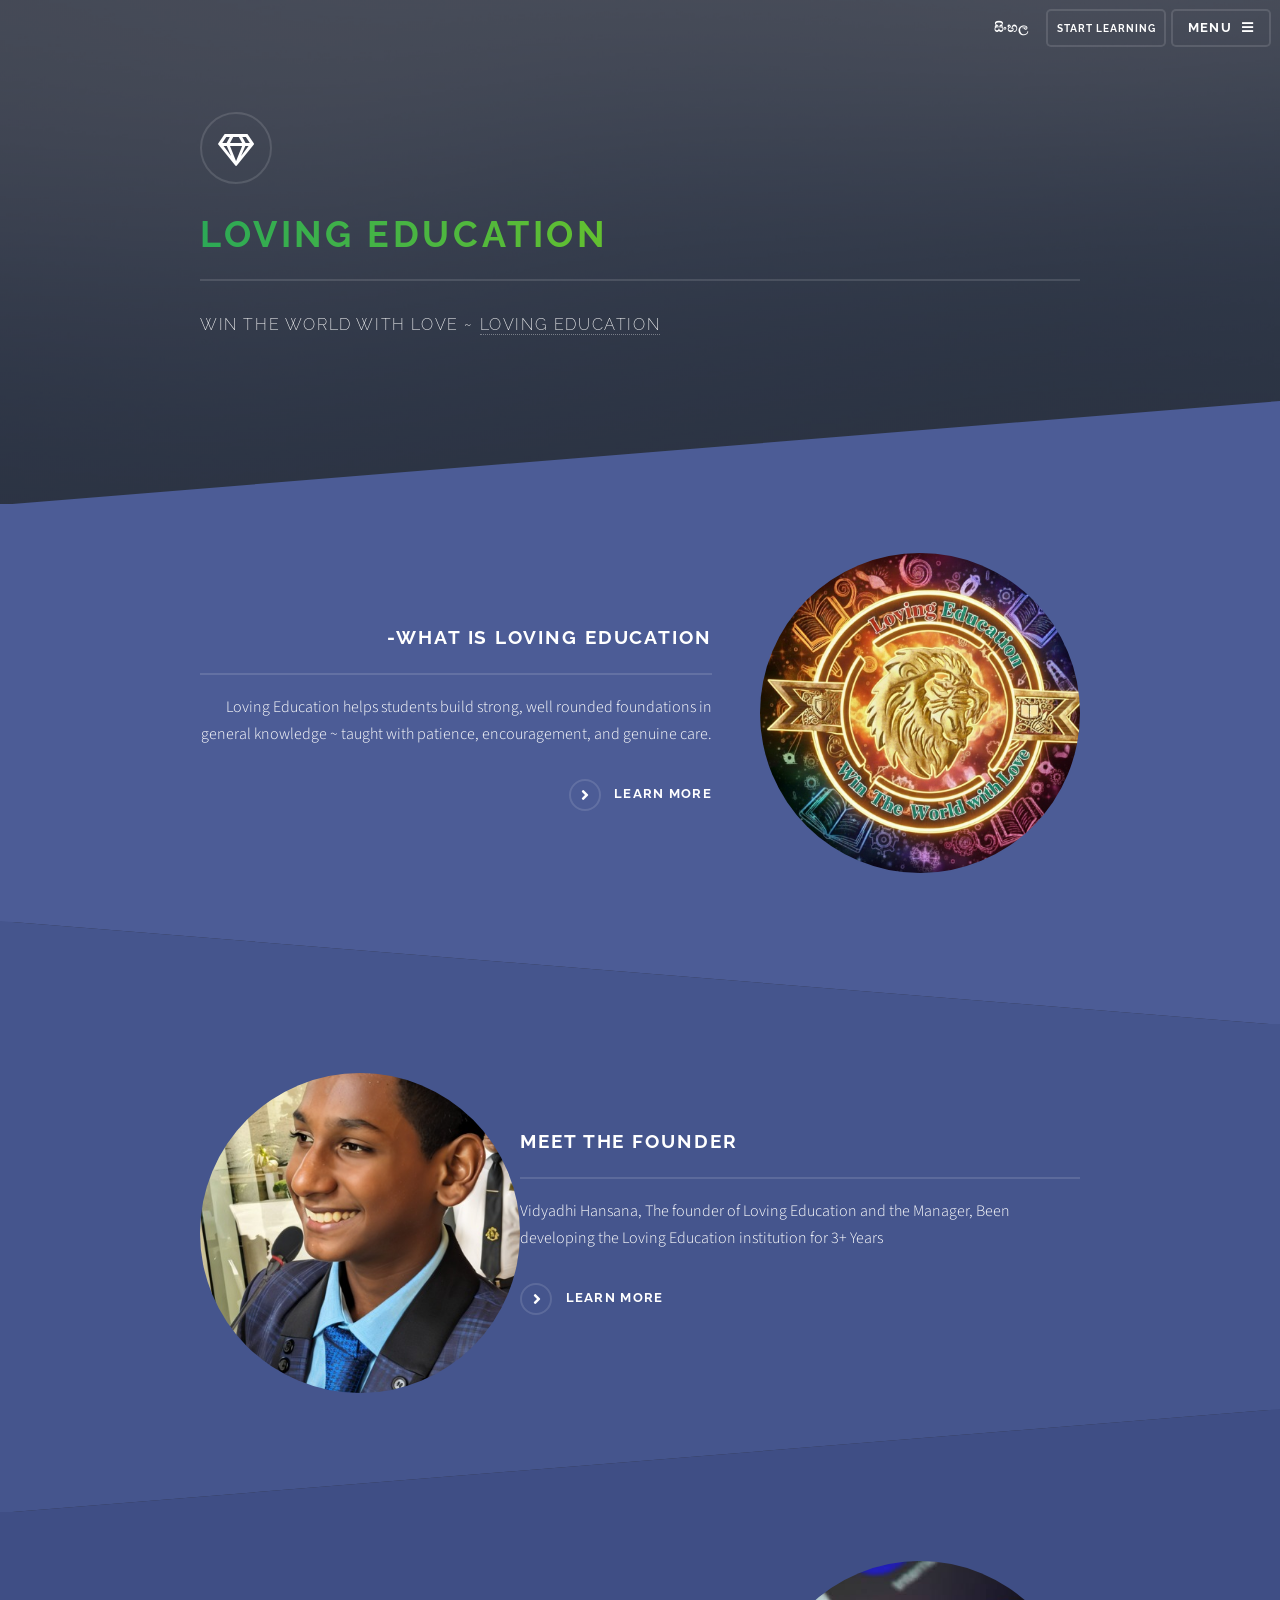
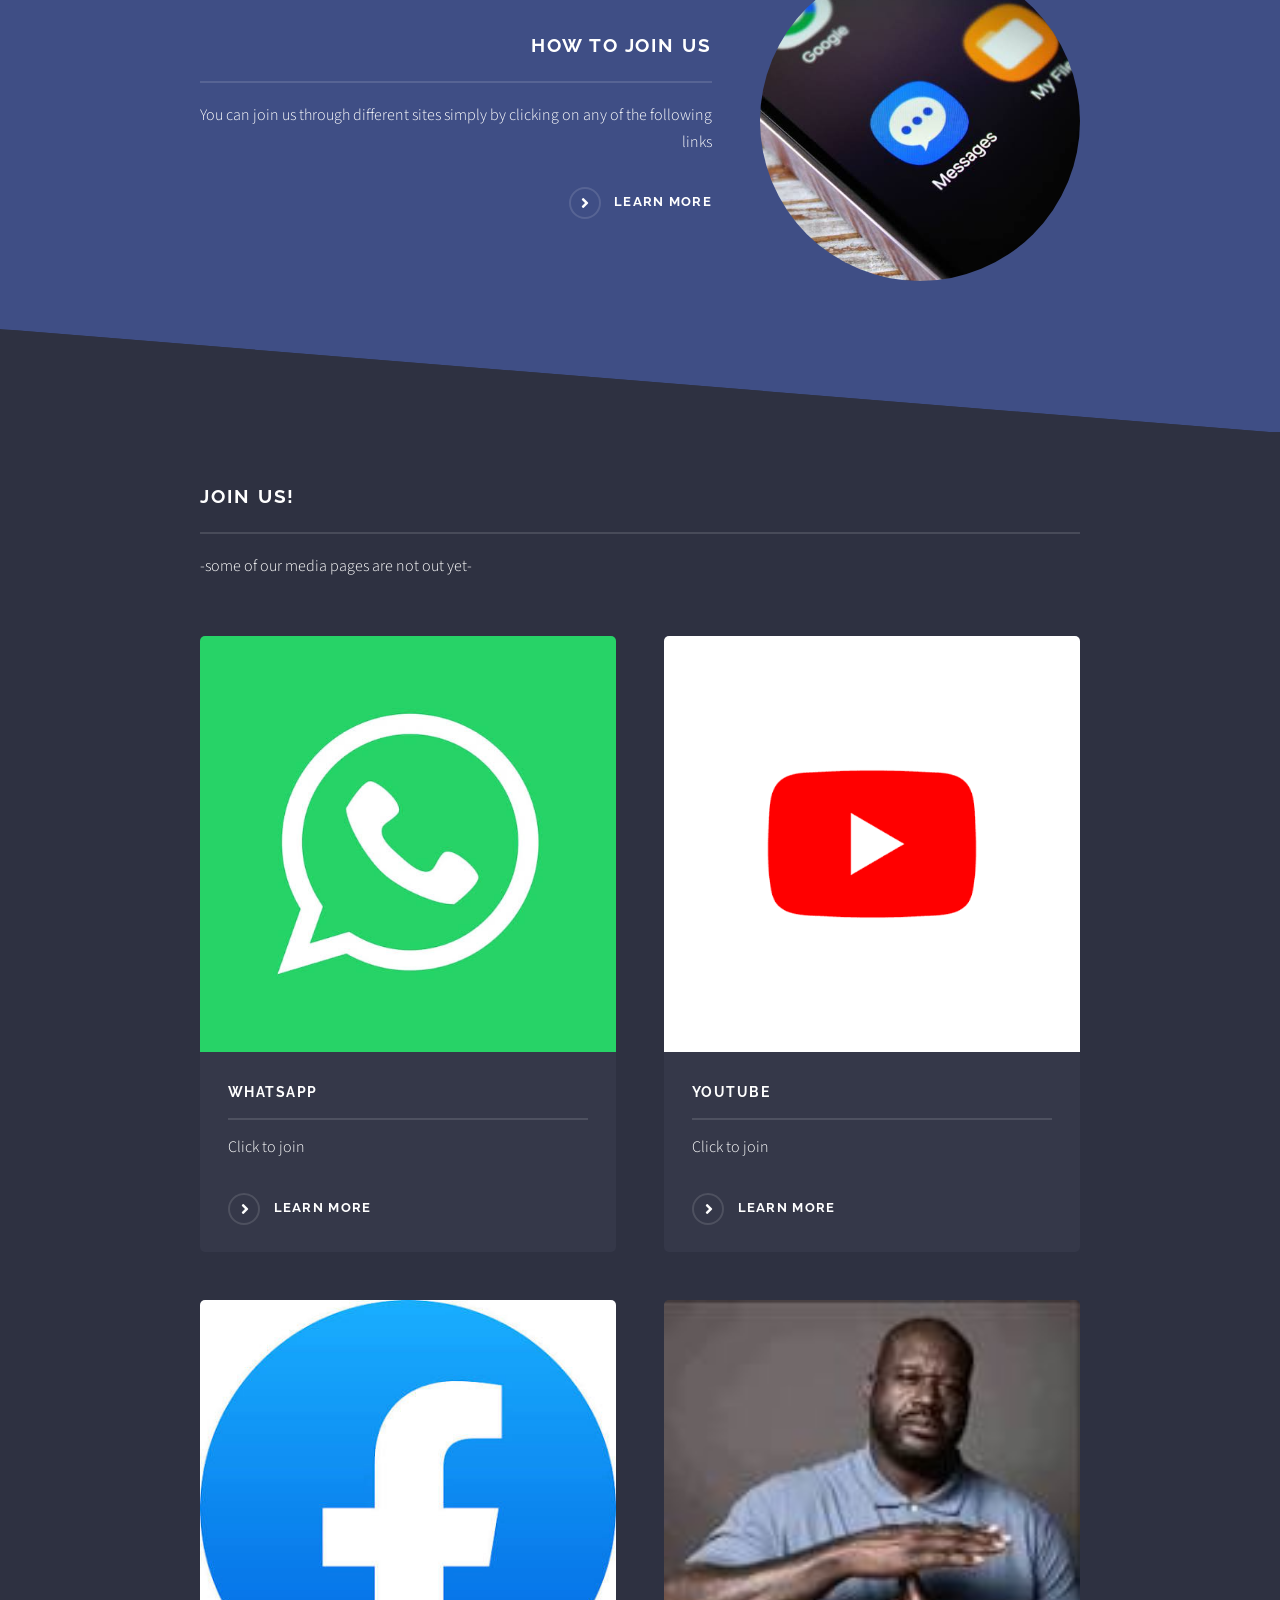
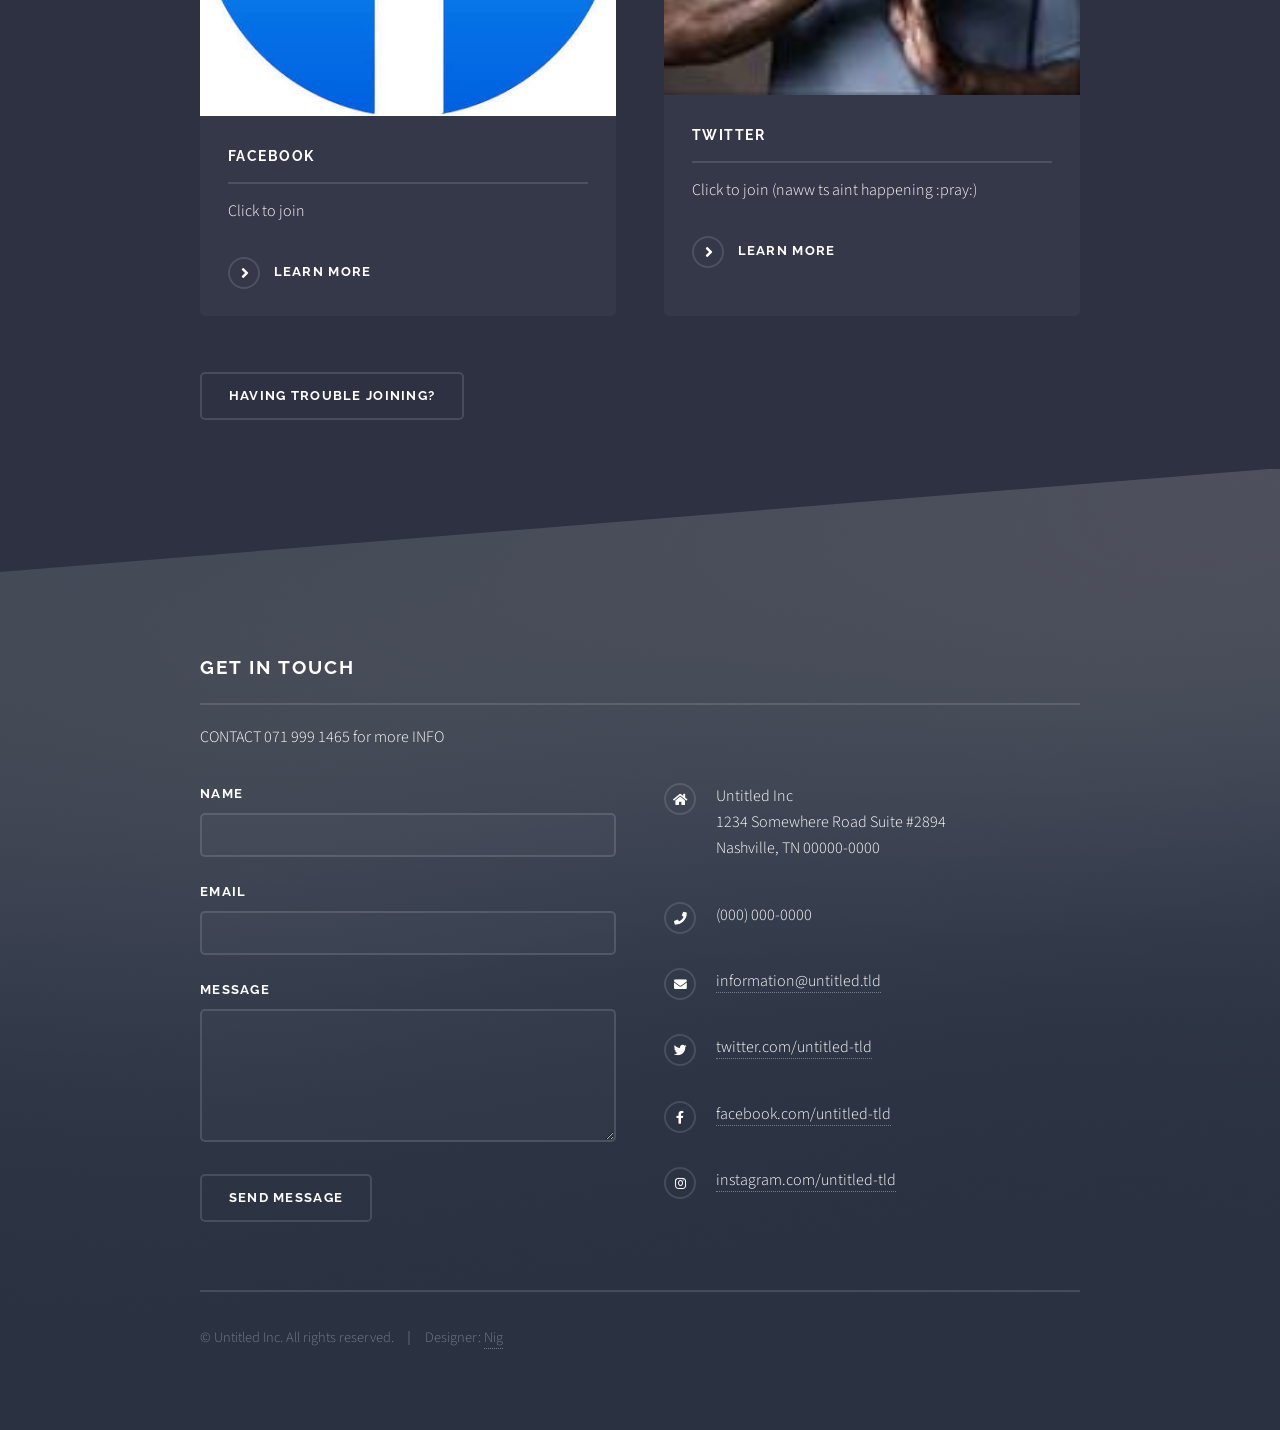
<file: index.html>
<!DOCTYPE HTML>
<!--
    Solid State by HTML5 UP
    html5up.net | @ajlkn
    Free for personal and commercial use under the CCA 3.0 license (html5up.net/license)
-->
<html>
    <head>
        <title>Loving Education</title>
        <meta charset="utf-8" />
        <meta name="viewport" content="width=device-width, initial-scale=1, user-scalable=no" />
        <link rel="icon" type="image/png" href="images/favicon.png" />
        <link rel="apple-touch-icon" href="images/apple-touch-icon.png" />
        <link rel="stylesheet" href="assets/css/main.css" />
        <noscript><link rel="stylesheet" href="assets/css/noscript.css" /></noscript>
    </head>
    <body class="is-preload">

        <!-- Page Wrapper -->
            <div id="page-wrapper">

                <!-- Header -->
                    <header id="header" class="alt">
                        <h1><a href="index.html">Loving Education</a></h1>
                        <nav>
                            <a href="#" id="lang-toggle" onclick="toggleLanguage(); return false;" data-en="සිංහල" data-si="ENGLISH">සිංහල</a>
                            <a href="generic.html" class="button" >Start Learning</a>
                            <a href="#menu">Menu</a>
                        </nav>
                    </header>

                <!-- Menu -->
                    <nav id="menu">
                        <div class="inner">
                            <h2>Menu</h2>
                            <ul class="links">
                                <li><a href="index.html">Home</a></li>
                                <li><a href="generic.html">Learn</a></li>
                                <li><a href="auth.html?mode=login">Log In</a></li>
                                <li><a href="auth.html?mode=signup">Sign Up</a></li>
                                <li><a href="profile.html">Profile</a></li>
                            </ul>
                            <a href="#" class="close">Close</a>
                        </div>
                    </nav>

                <!-- Banner -->
                    <section id="banner">
                        <div class="inner">
                            <div class="logo"><span class="icon fa-gem"></span></div>
                            <h2>loving education</h2>
                            <p> Win the world with LOVE ~ <a href="https://chat.whatsapp.com/IxyPW32PGXFFVcsJdnTIN3">loving education</a></p>
                        </div>
                    </section>

                <!-- Wrapper -->
                    <section id="wrapper">

                        <!-- One -->
                            <section id="one" class="wrapper spotlight style1">
                                <div class="inner">
                                    <a href="#" class="image"><img src="images/pic01.jpg" alt="" /></a>
                                    <div class="content">
                                        <h2 class="major">-What is Loving Education</h2>
                                        <p data-en="Loving Education helps students build strong, well rounded foundations in general knowledge ~ taught with patience, encouragement, and genuine care." data-si="Loving Education ශිෂ්‍යයන්ට සාමාන්‍ය දැනුමේ ශක්තිමත් හා පුළුල් පදනමක් ගොඩනගා ගැනීමට උපකාර කරයි ~ ඉවසීමෙන්, දිරිගැන්වීමෙන් සහ අව්‍යාජ සැලකිල්ලෙන් උගන්වනු ලැබේ.">Loving Education helps students build strong, well rounded foundations in general knowledge ~ taught with patience, encouragement, and genuine care.</p>
                                        <a href="#" class="special" onclick="showNotify('Loving Education helps students build strong foundations in general knowledge — taught with patience, encouragement, and genuine care.'); return false;">Learn more</a>
                                    </div>
                                </div>
                            </section>

                        <!-- Two -->
                            <section id="two" class="wrapper alt spotlight style2">
                                <div class="inner">
                                    <a href="#" class="image"><img src="images/pic02.jpg" alt="" /></a>
                                    <div class="content">
                                        <h2 class="major">meet the founder</h2>
                                        <p data-en="Vidyadhi Hansana, The founder of Loving Education and the Manager, Been developing the Loving Education institution for 3+ Years" data-si="විද්‍යාධි හංසන, Loving Education ආයතනයේ ආරම්භකයා සහ කළමනාකරු, වසර 3කට වැඩි කාලයක් තිස්සේ Loving Education ආයතනය සංවර්ධනය කරමින් සිටී.">Vidyadhi Hansana, The founder of Loving Education and the Manager, Been developing the Loving Education institution for 3+ Years</p>
                                        <a href="#" class="special" onclick="showNotify('Vidyadhi Hansana — Founder & Manager of Loving Education, developing the institution for over 3 years with passion and dedication.'); return false;">Learn more</a>
                                    </div>
                                </div>
                            </section>

                        <!-- Three -->
                            <section id="three" class="wrapper spotlight style3">
                                <div class="inner">
                                    <a href="#" class="image"><img src="images/pic03.jpg" alt="" /></a>
                                    <div class="content">
                                        <h2 class="major">How to join us</h2>
                                        <p data-en="You can join us through different sites simply by clicking on any of the following links" data-si="පහත ඕනෑම සබැඳියක් ක්ලික් කිරීමෙන් ඔබට විවිධ අඩවි හරහා අප හා එකතු විය හැක">You can join us through different sites simply by clicking on any of the following links</p>
                                        <a href="#" class="special" onclick="showNotify('Join us through WhatsApp, YouTube, or Instagram — click any of our social links to get started!'); return false;">Learn more</a>
                                    </div>
                                </div>
                            </section>

                        <!-- Four -->
                            <section id="four" class="wrapper alt style1">
                                <div class="inner">
                                    <h2 class="major">Join Us!</h2>
                                    <p>-some of our media pages are not out yet-</p>
                                    <section class="features">
                                        <article>
                                            <a href="#" class="image" onclick="showNotify('Redirecting...', false, 'https://chat.whatsapp.com/IxyPW32PGXFFVcsJdnTIN3'); return false;"><img src="images/pic04.jpg" alt="" /></a>
                                            <h3 class="major">WhatsApp</h3>
                                            <p>Click to join</p>
                                            <a href="#" class="special" onclick="showNotify('Redirecting...', false, 'https://chat.whatsapp.com/IxyPW32PGXFFVcsJdnTIN3'); return false;">Learn more</a>
                                        </article>
                                        <article>
                                            <a href="#" class="image" onclick="showNotify('Not out yet.. Try our other media\'s instead'); return false;"><img src="images/pic05.jpg" alt="" /></a>
                                            <h3 class="major">Youtube</h3>
                                            <p>Click to join</p>
                                            <a href="#" class="special" onclick="showNotify('Not out yet.. Try our other media\'s instead'); return false;">Learn more</a>
                                        </article>
                                        <article>
                                            <a href="#" class="image" onclick="showNotify('Redirecting... An Official page of Loving Education for these platforms are <b>NOT</b> out yet, Redirecting to Channels of the <b>Owner</b> of the foundation. <b>Vidyadhi Hansana</b>', true, 'https://www.facebook.com/people/Vidyadhi-Hansana-Productions/61592936078887/?sk=reels_tab'); return false;"><img src="images/pic06.jpg" alt="" /></a>
                                            <h3 class="major">FaceBook</h3>
                                            <p>Click to join</p>
                                            <a href="#" class="special" onclick="showNotify('Redirecting... An Official page of Loving Education for these platforms are <b>NOT</b> out yet, Redirecting to Channels of the <b>Owner</b> of the foundation. <b>Vidyadhi Hansana</b>', true, 'https://www.facebook.com/people/Vidyadhi-Hansana-Productions/61592936078887/?sk=reels_tab'); return false;">Learn more</a>
                                        </article>
                                        <article>
                                            <a href="#" class="image" onclick="showNotify('Not out yet.. Try our other media\'s instead'); return false;"><img src="images/pic07.jpg" alt="" /></a>
                                            <h3 class="major">Twitter</h3>
                                            <p>Click to join (naww ts aint happening :pray:)</p>
                                            <a href="#" class="special" onclick="showNotify('Not out yet.. Try our other media\'s instead'); return false;">Learn more</a>
                                        </article>
                                    </section>
                                    <ul class="actions">
                                        <li><a href="#" class="button" onclick="showNotify('Make Sure you have good internet connection, It will always take 3 seconds until it starts loading the site, Make sure you did not missclick'); return false;">Having Trouble Joining?</a></li>
                                    </ul>
                                </div>
                            </section>

                    </section>

                <!-- Footer -->
                    <section id="footer">
                        <div class="inner">
                            <h2 class="major">Get in touch</h2>
                            <p>CONTACT 071 999 1465 for more INFO</p>
                            <form method="post" action="#">
                                <div class="fields">
                                    <div class="field">
                                        <label for="name">Name</label>
                                        <input type="text" name="name" id="name" />
                                    </div>
                                    <div class="field">
                                        <label for="email">Email</label>
                                        <input type="email" name="email" id="email" />
                                    </div>
                                    <div class="field">
                                        <label for="message">Message</label>
                                        <textarea name="message" id="message" rows="4"></textarea>
                                    </div>
                                </div>
                                <ul class="actions">
                                    <li><input type="submit" value="Send Message" /></li>
                                </ul>
                            </form>
                            <ul class="contact">
                                <li class="icon solid fa-home">
                                    Untitled Inc<br />
                                    1234 Somewhere Road Suite #2894<br />
                                    Nashville, TN 00000-0000
                                </li>
                                <li class="icon solid fa-phone">(000) 000-0000</li>
                                <li class="icon solid fa-envelope"><a href="#">information@untitled.tld</a></li>
                                <li class="icon brands fa-twitter"><a href="#">twitter.com/untitled-tld</a></li>
                                <li class="icon brands fa-facebook-f"><a href="#">facebook.com/untitled-tld</a></li>
                                <li class="icon brands fa-instagram"><a href="#">instagram.com/untitled-tld</a></li>
                            </ul>
                            <ul class="copyright">
                                <li>&copy; Untitled Inc. All rights reserved.</li><li>Designer: <a href="https://encrypted-tbn0.gstatic.com/images?q=tbn:ANd9GcSrSc-LsVfOIX73ujY09lW7vG0uDoYDGYVFhAQN32_kPw&s=10">Nig</a></li>
                            </ul>
                        </div>
                    </section>

            </div>

        <!-- Scripts -->
            <script src="assets/js/jquery.min.js"></script>
            <script src="assets/js/jquery.scrollex.min.js"></script>
            <script src="assets/js/browser.min.js"></script>
            <script src="assets/js/breakpoints.min.js"></script>
            <script src="assets/js/util.js"></script>
            <script src="assets/js/main.js"></script>

        <!-- Language toggle -->
            <script>
                function setLanguage(lang) {
                    document.querySelectorAll('[data-en]').forEach(function(el) {
                        var text = (lang === 'si') ? el.getAttribute('data-si') : el.getAttribute('data-en');
                        if (el.tagName === 'INPUT') {
                            el.value = text;
                        } else {
                            el.textContent = text;
                        }
                    });
                    localStorage.setItem('loving-education-lang', lang);
                }

                function toggleLanguage() {
                    var current = localStorage.getItem('loving-education-lang') || 'en';
                    setLanguage(current === 'en' ? 'si' : 'en');
                }

                document.addEventListener('DOMContentLoaded', function() {
                    setLanguage(localStorage.getItem('loving-education-lang') || 'en');
                });
            </script>

        <!-- Notification popups -->
            <script>
                function showNotify(msg, isHTML, redirectURL) {
                    var old = document.querySelector('.notify-bar');
                    if (old) old.remove();

                    var bar = document.createElement('div');
                    bar.className = 'notify-bar';
                    if (isHTML) {
                        bar.innerHTML = msg;
                    } else {
                        bar.textContent = msg;
                    }
                    document.body.appendChild(bar);

                    setTimeout(function() { bar.classList.add('show'); }, 10);

                    bar.onclick = function() { dismissNotify(bar); };
                    setTimeout(function() { dismissNotify(bar); }, 15000);

                    if (redirectURL) {
                        setTimeout(function() {
                            if (bar.parentNode) bar.remove();
                            window.location.href = redirectURL;
                        }, 3000);
                    }
                }

                function dismissNotify(bar) {
                    if (!bar || !bar.parentNode) return;
                    bar.classList.remove('show');
                    setTimeout(function() { if (bar.parentNode) bar.remove(); }, 400);
                }
            </script>

    </body>
</html>
</file>
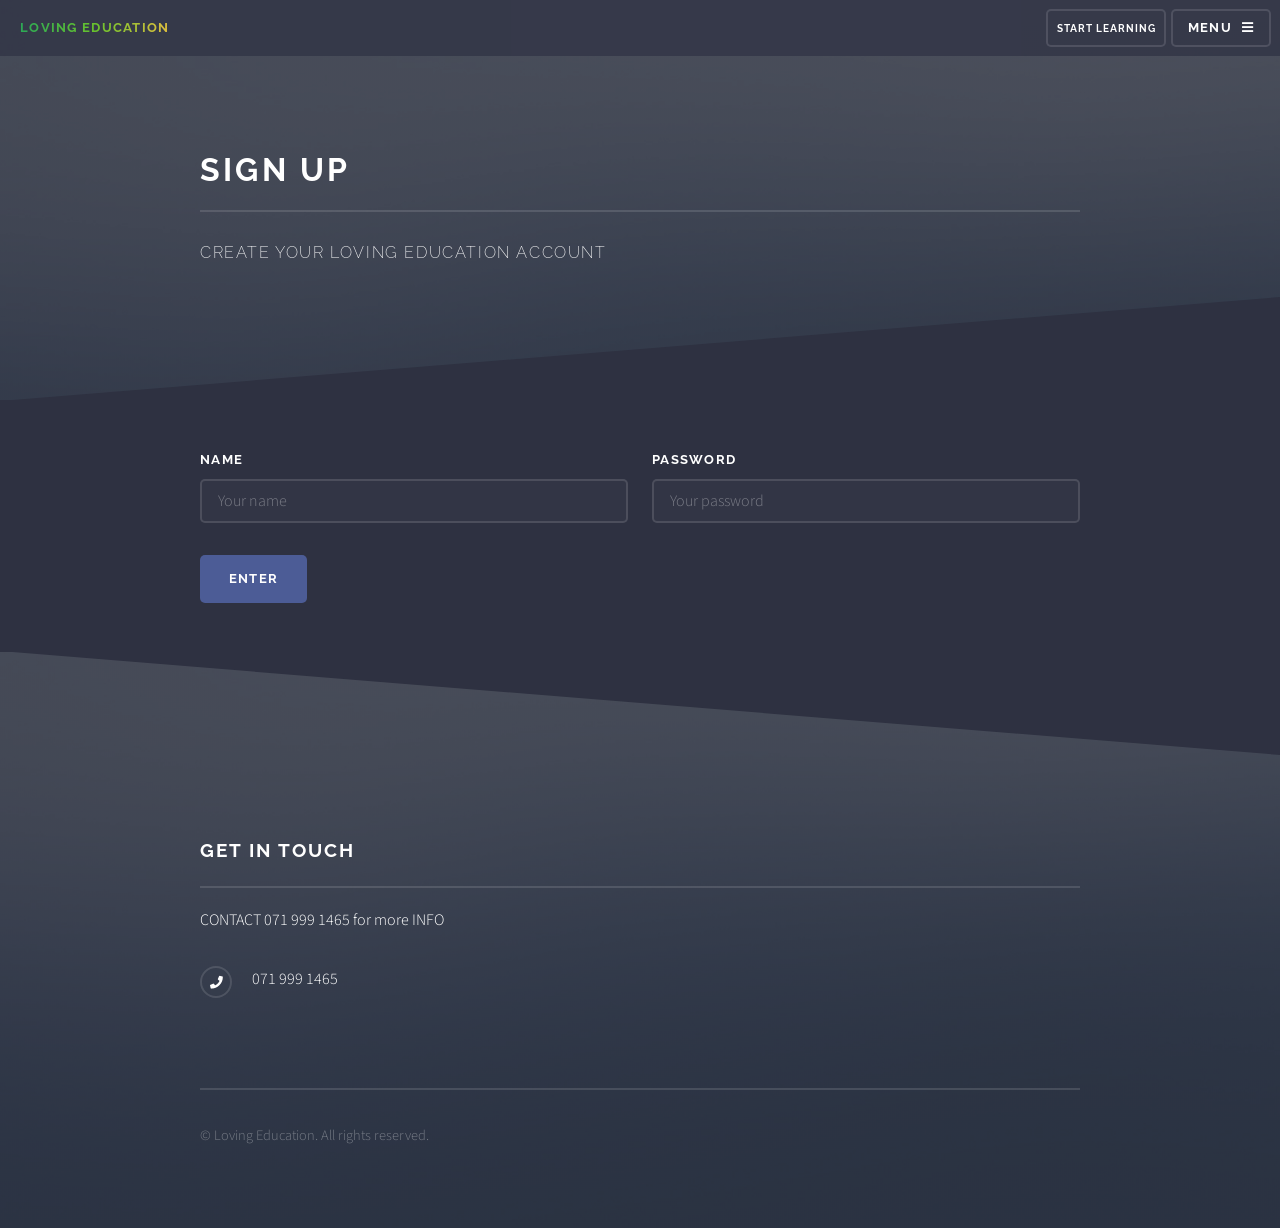
<file: auth.html>
<!DOCTYPE HTML>
<!--
    Solid State by HTML5 UP
    html5up.net | @ajlkn
    Free for personal and commercial use under the CCA 3.0 license (html5up.net/license)
-->
<html>
    <head>
        <title>Account - Loving Education</title>
        <meta charset="utf-8" />
        <meta name="viewport" content="width=device-width, initial-scale=1, user-scalable=no" />
        <link rel="icon" type="image/png" href="images/favicon.png" />
        <link rel="stylesheet" href="assets/css/main.css" />
        <noscript><link rel="stylesheet" href="assets/css/noscript.css" /></noscript>
    </head>
    <body class="is-preload">

        <!-- Page Wrapper -->
            <div id="page-wrapper">

                <!-- Header -->
                    <header id="header">
                        <h1><a href="index.html">Loving Education</a></h1>
                        <nav>
                            <a href="generic.html" class="button">Start Learning</a>
                            <a href="#menu">Menu</a>
                        </nav>
                    </header>

                <!-- Menu -->
                    <nav id="menu">
                        <div class="inner">
                            <h2>Menu</h2>
                            <ul class="links">
                                <li><a href="index.html">Home</a></li>
                                <li><a href="generic.html">Learn</a></li>
                                <li><a href="auth.html?mode=login">Log In</a></li>
                                <li><a href="auth.html?mode=signup">Sign Up</a></li>
                                <li><a href="profile.html">Profile</a></li>
                            </ul>
                            <a href="#" class="close">Close</a>
                        </div>
                    </nav>

                <!-- Wrapper -->
                    <section id="wrapper">
                        <header>
                            <div class="inner">
                                <h2 id="auth-title">Sign Up</h2>
                                <p id="auth-subtitle">Create your Loving Education account</p>
                            </div>
                        </header>

                        <div class="wrapper">
                            <div class="inner">

                                <!-- Step 1: Name + Password -->
                                    <div id="step-1" class="auth-step">
                                        <form onsubmit="return handleStep1(event)">
                                            <div class="fields">
                                                <div class="field half">
                                                    <label for="auth-name">Name</label>
                                                    <input type="text" name="auth-name" id="auth-name" placeholder="Your name" required />
                                                </div>
                                                <div class="field half">
                                                    <label for="auth-pass">Password</label>
                                                    <input type="password" name="auth-pass" id="auth-pass" placeholder="Your password" required />
                                                </div>
                                            </div>
                                            <ul class="actions">
                                                <li><input type="submit" value="Enter" class="primary" /></li>
                                            </ul>
                                        </form>
                                    </div>

                                <!-- Step 2: Admin or Student (signup only) -->
                                    <div id="step-2" class="auth-step" style="display:none;">
                                        <p>Are you an Admin or a Teacher? Or just a Student here to Learn?</p>
                                        <br />
                                        <ul class="actions">
                                            <li><a href="#" class="button primary" onclick="chooseRole('admin'); return false;">Admin</a></li>
                                            <li><a href="#" class="button" onclick="chooseRole('student'); return false;">Student</a></li>
                                        </ul>
                                    </div>

                                <!-- Step 3: Admin Code -->
                                    <div id="step-3" class="auth-step" style="display:none;">
                                        <p>Enter the Admin Code to verify.</p>
                                        <br />
                                        <form onsubmit="return handleAdminCode(event)">
                                            <div class="fields">
                                                <div class="field">
                                                    <label for="admin-code">Code</label>
                                                    <input type="text" name="admin-code" id="admin-code" placeholder="Enter code" required />
                                                </div>
                                            </div>
                                            <ul class="actions">
                                                <li><input type="submit" value="Enter" class="primary" /></li>
                                                <li><a href="#" class="button" onclick="showStep(2); return false;">Back</a></li>
                                            </ul>
                                        </form>
                                    </div>

                                <!-- Step 4: Signing in -->
                                    <div id="step-4" class="auth-step" style="display:none; text-align:center; padding: 3em 0;">
                                        <p style="font-size:1.2em;">Signing you in....</p>
                                    </div>

                            </div>
                        </div>
                    </section>

                <!-- Footer -->
                    <section id="footer">
                        <div class="inner">
                            <h2 class="major">Get in touch</h2>
                            <p>CONTACT 071 999 1465 for more INFO</p>
                            <ul class="contact">
                                <li class="icon solid fa-phone">071 999 1465</li>
                            </ul>
                            <ul class="copyright">
                                <li>&copy; Loving Education. All rights reserved.</li>
                            </ul>
                        </div>
                    </section>

            </div>

        <!-- Scripts -->
            <script src="assets/js/jquery.min.js"></script>
            <script src="assets/js/jquery.scrollex.min.js"></script>
            <script src="assets/js/browser.min.js"></script>
            <script src="assets/js/breakpoints.min.js"></script>
            <script src="assets/js/util.js"></script>
            <script src="assets/js/main.js"></script>

        <!-- Auth logic -->
            <script>
                var mode = new URLSearchParams(window.location.search).get('mode') || 'signup';
                var pendingUser = null;

                document.addEventListener('DOMContentLoaded', function() {
                    if (mode === 'login') {
                        document.getElementById('auth-title').textContent = 'Log In';
                        document.getElementById('auth-subtitle').textContent = 'Welcome back to Loving Education';
                    }

                    var currentUser = localStorage.getItem('le-currentUser');
                    if (currentUser) {
                        showNotify('Already signed in as ' + currentUser);
                    }
                });

                function showStep(n) {
                    var steps = document.querySelectorAll('.auth-step');
                    for (var i = 0; i < steps.length; i++) {
                        steps[i].style.display = 'none';
                    }
                    document.getElementById('step-' + n).style.display = 'block';
                }

                function getUsers() {
                    return JSON.parse(localStorage.getItem('le-users') || '{}');
                }

                function saveUsers(users) {
                    localStorage.setItem('le-users', JSON.stringify(users));
                }

                function handleStep1(e) {
                    e.preventDefault();
                    var name = document.getElementById('auth-name').value.trim();
                    var pass = document.getElementById('auth-pass').value;

                    if (!name || !pass) {
                        showNotify('Please fill in all fields');
                        return false;
                    }

                    if (mode === 'signup') {
                        var users = getUsers();
                        if (users[name]) {
                            showNotify('This name is already taken');
                            return false;
                        }
                        pendingUser = { name: name, password: pass };
                        showStep(2);
                    } else {
                        var users = getUsers();
                        if (!users[name]) {
                            showNotify('User not found');
                            return false;
                        }
                        if (users[name].password !== pass) {
                            showNotify('Wrong password');
                            return false;
                        }
                        localStorage.setItem('le-currentUser', name);
                        showStep(4);
                        setTimeout(function() { window.location.href = 'index.html'; }, 2000);
                    }
                    return false;
                }

                function chooseRole(role) {
                    if (role === 'admin') {
                        showStep(3);
                    } else {
                        pendingUser.role = 'student';
                        saveAndSignIn();
                    }
                }

                function handleAdminCode(e) {
                    e.preventDefault();
                    var code = document.getElementById('admin-code').value.trim();
                    if (code === '67531') {
                        pendingUser.role = 'admin';
                        saveAndSignIn();
                    } else {
                        showNotify('Wrong admin code');
                        document.getElementById('admin-code').value = '';
                    }
                    return false;
                }

                function saveAndSignIn() {
                    var users = getUsers();
                    users[pendingUser.name] = {
                        name: pendingUser.name,
                        password: pendingUser.password,
                        role: pendingUser.role,
                        pfp: null
                    };
                    saveUsers(users);
                    localStorage.setItem('le-currentUser', pendingUser.name);
                    showStep(4);
                    setTimeout(function() { window.location.href = 'index.html'; }, 2000);
                }
            </script>

        <!-- Notification popups -->
            <script>
                function showNotify(msg, isHTML, redirectURL) {
                    var old = document.querySelector('.notify-bar');
                    if (old) old.remove();

                    var bar = document.createElement('div');
                    bar.className = 'notify-bar';
                    if (isHTML) {
                        bar.innerHTML = msg;
                    } else {
                        bar.textContent = msg;
                    }
                    document.body.appendChild(bar);

                    setTimeout(function() { bar.classList.add('show'); }, 10);

                    bar.onclick = function() { dismissNotify(bar); };
                    setTimeout(function() { dismissNotify(bar); }, 15000);

                    if (redirectURL) {
                        setTimeout(function() {
                            if (bar.parentNode) bar.remove();
                            window.location.href = redirectURL;
                        }, 3000);
                    }
                }

                function dismissNotify(bar) {
                    if (!bar || !bar.parentNode) return;
                    bar.classList.remove('show');
                    setTimeout(function() { if (bar.parentNode) bar.remove(); }, 400);
                }
            </script>

    </body>
</html>
</file>
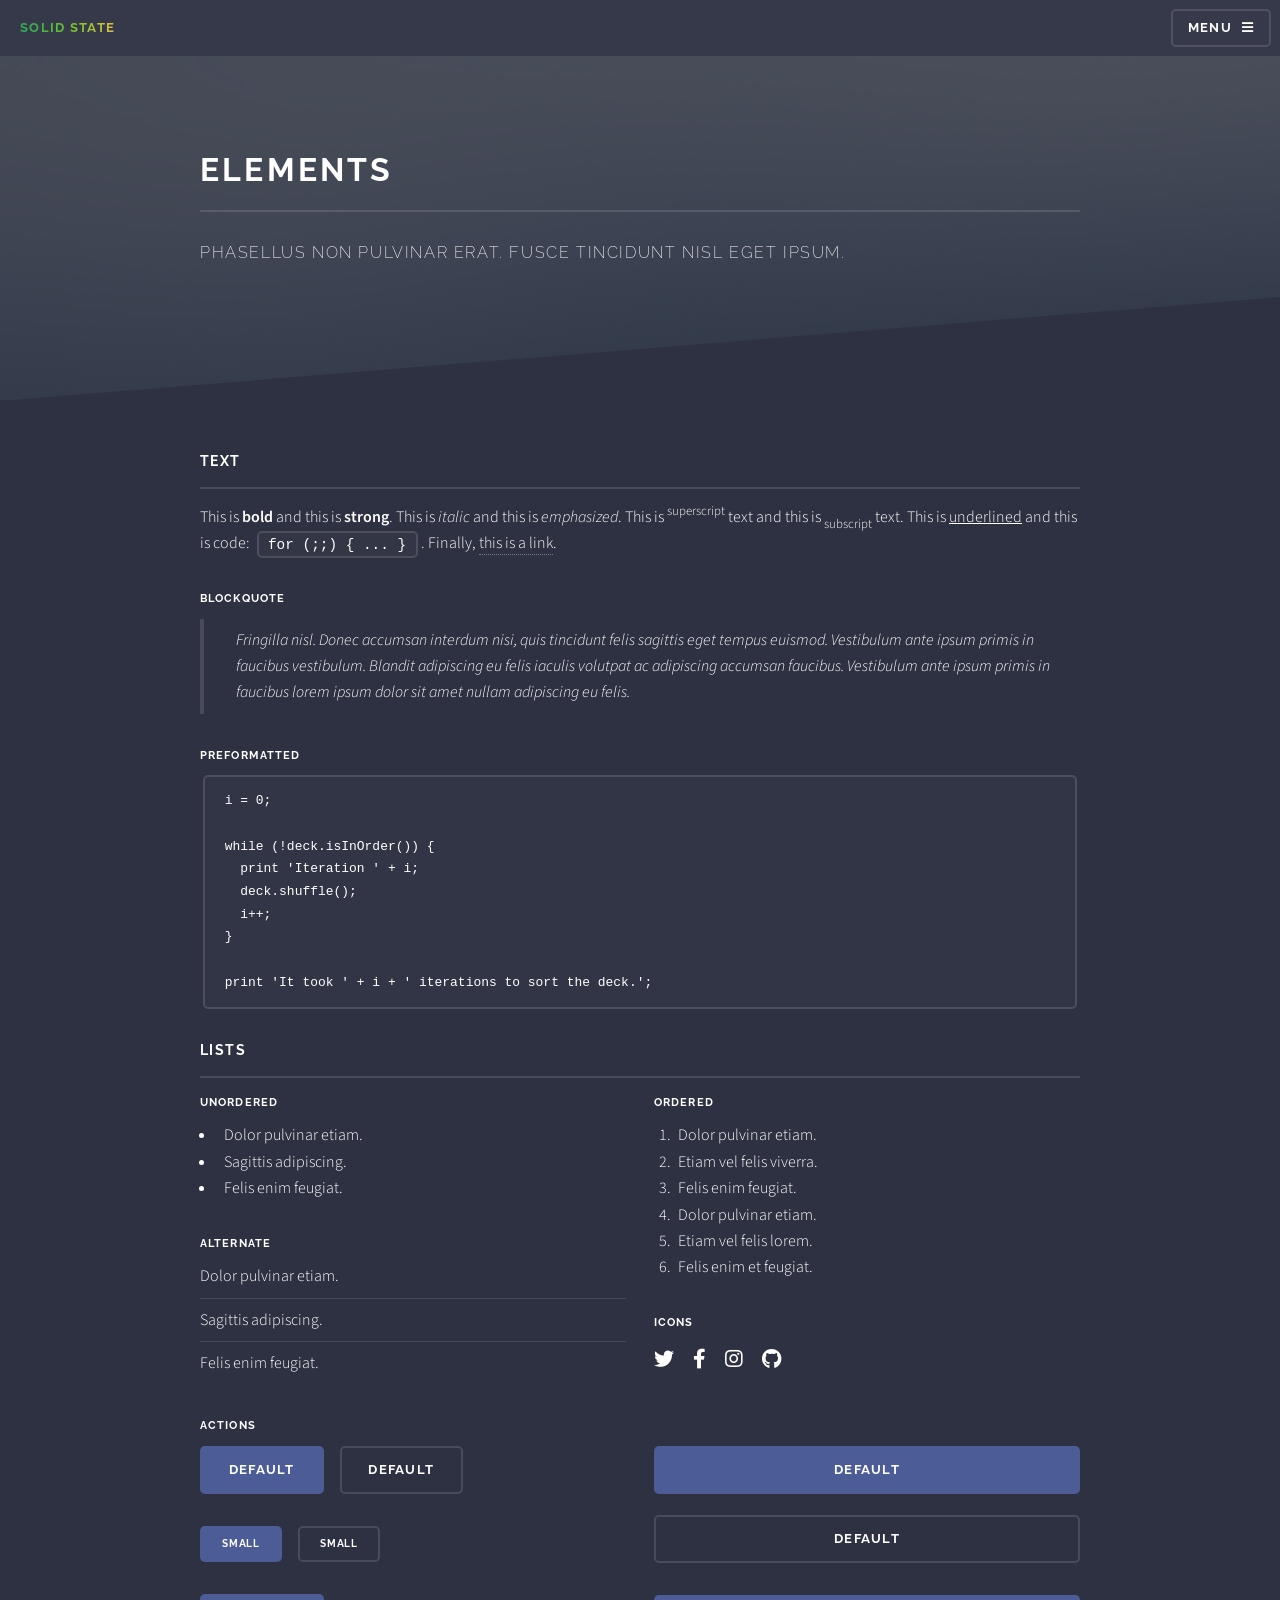
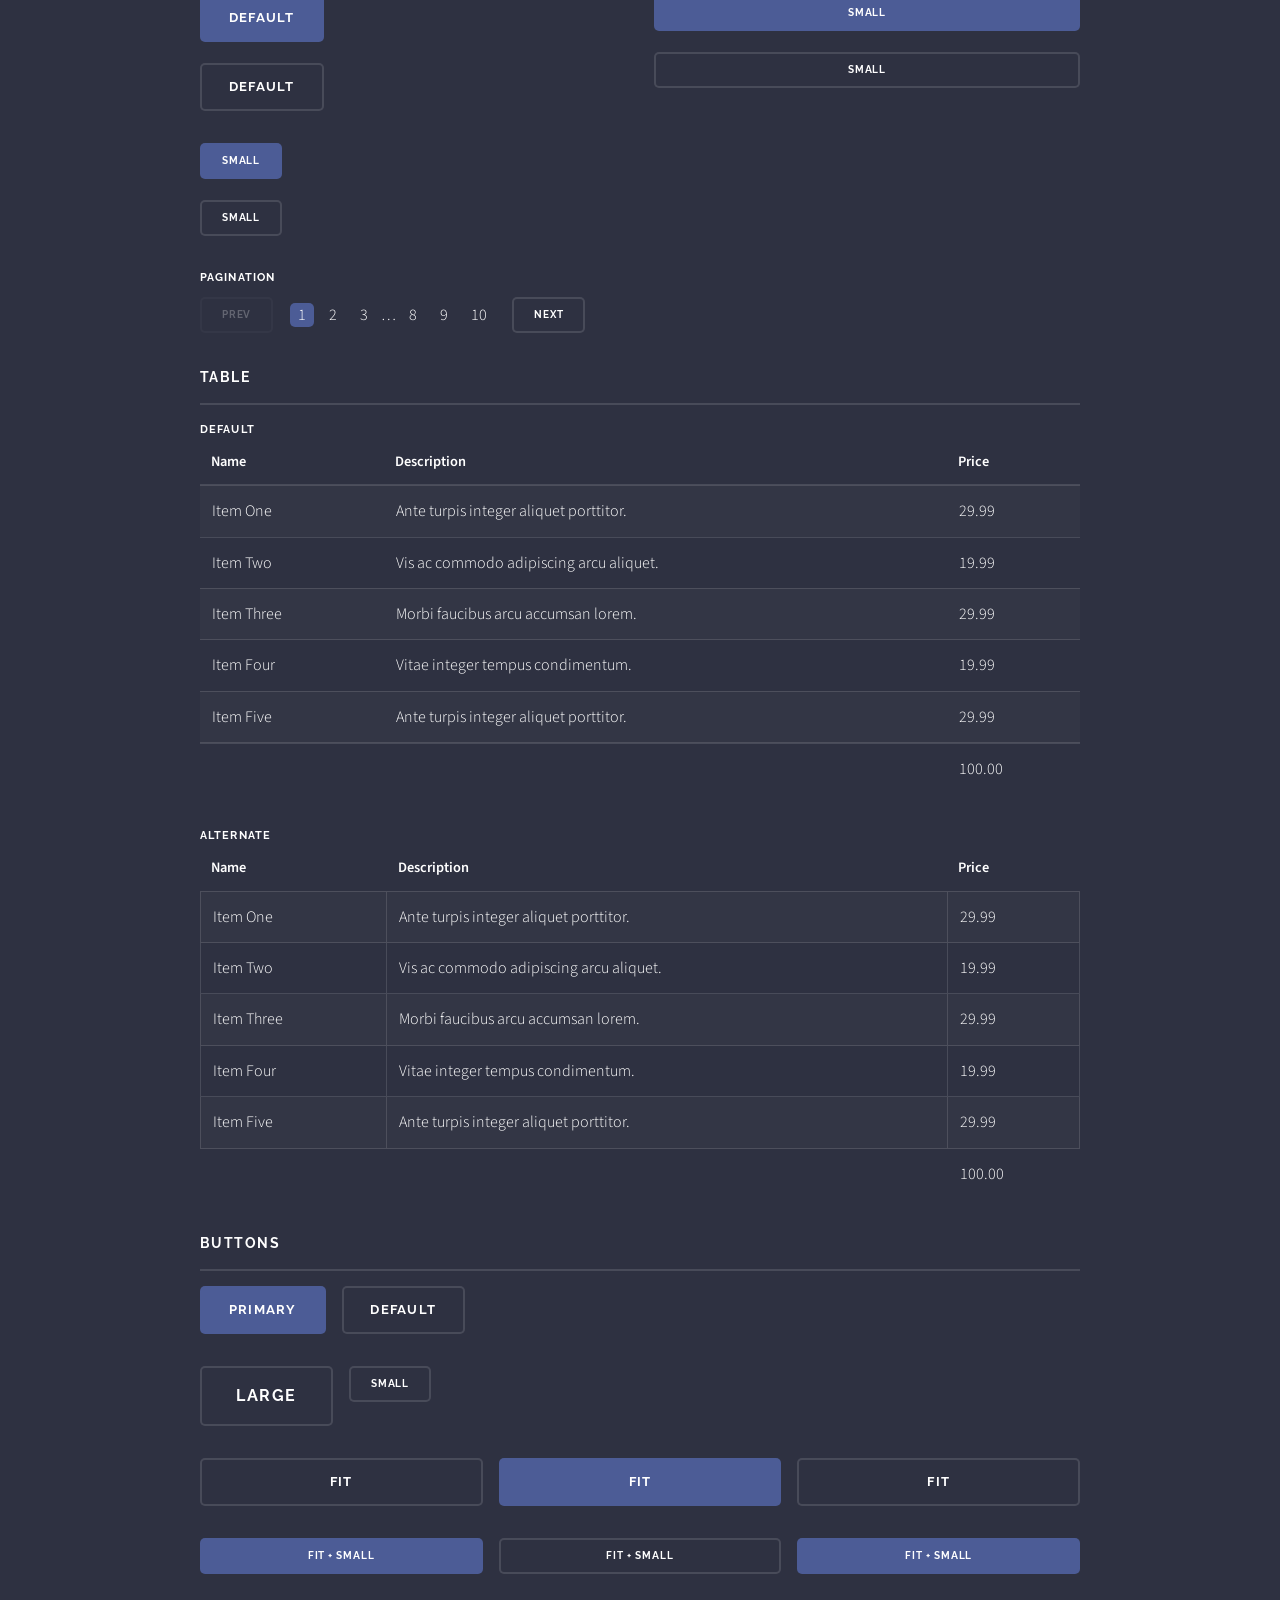
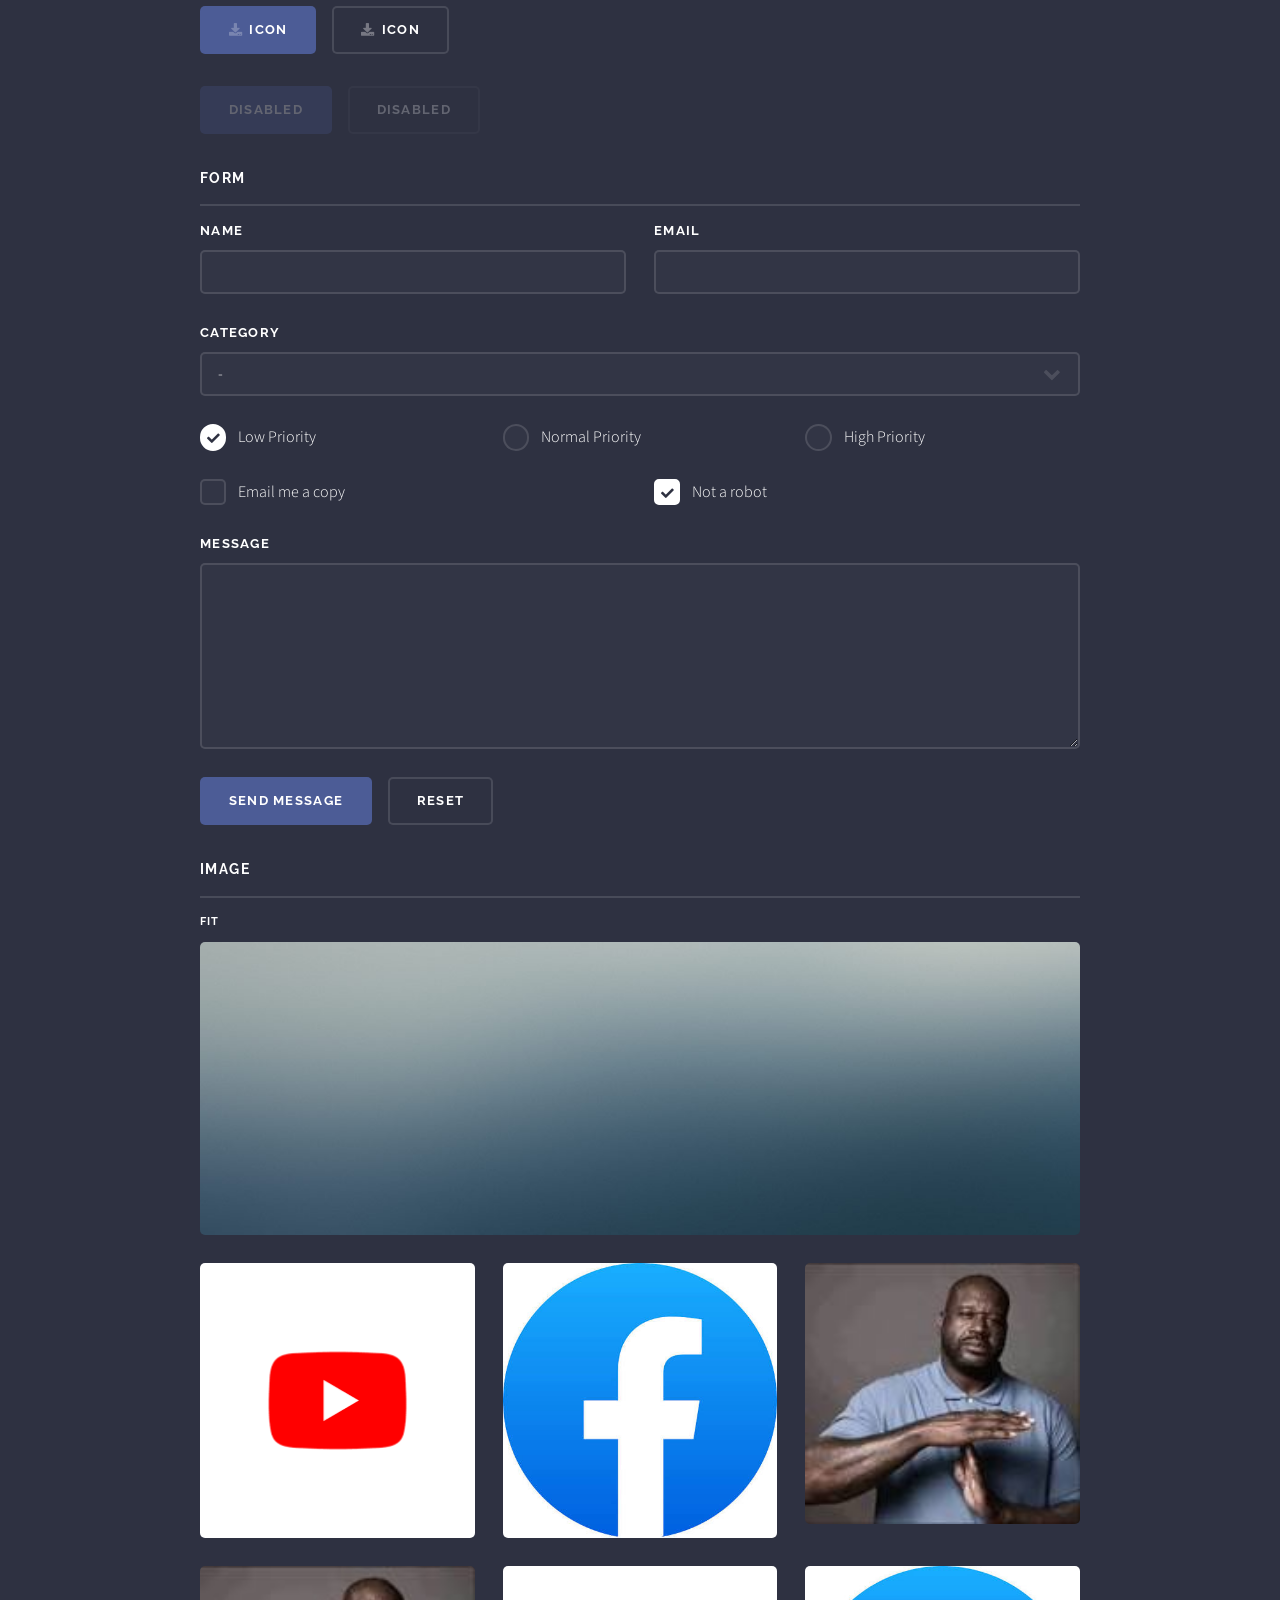
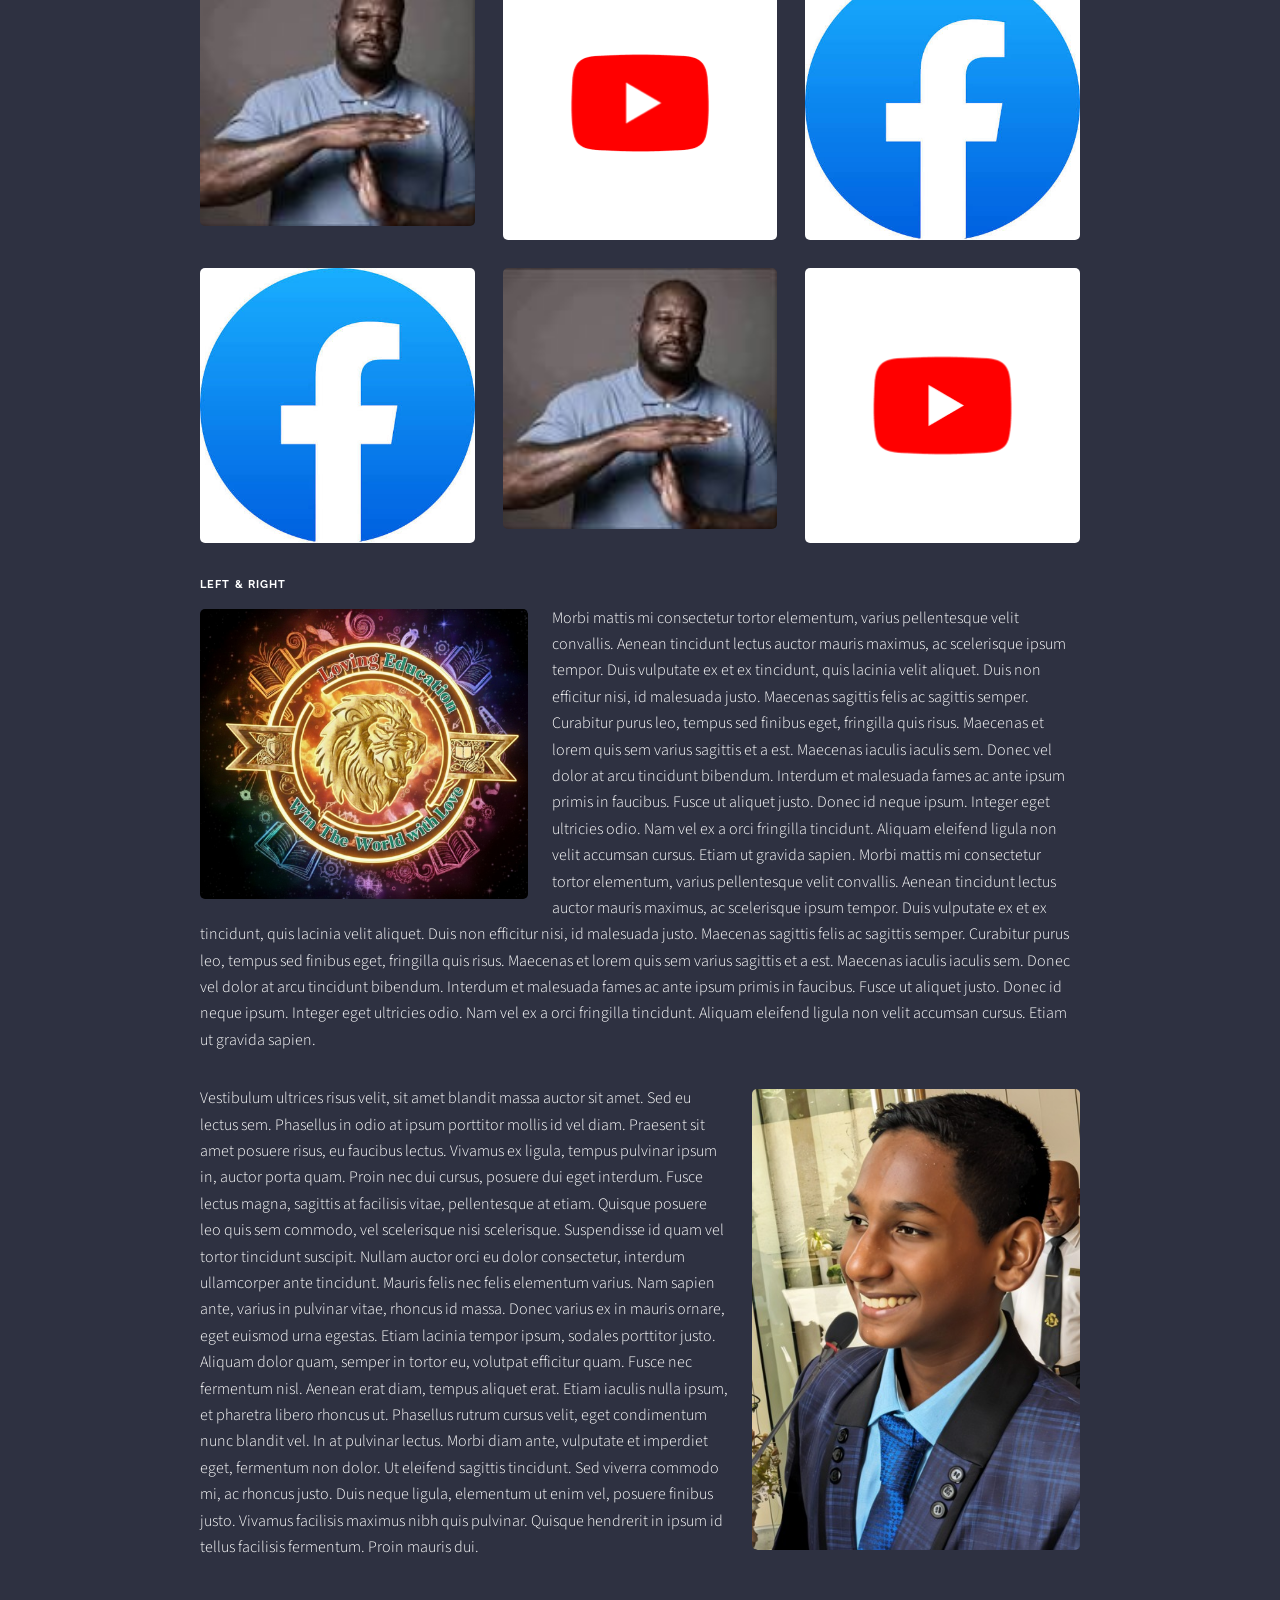
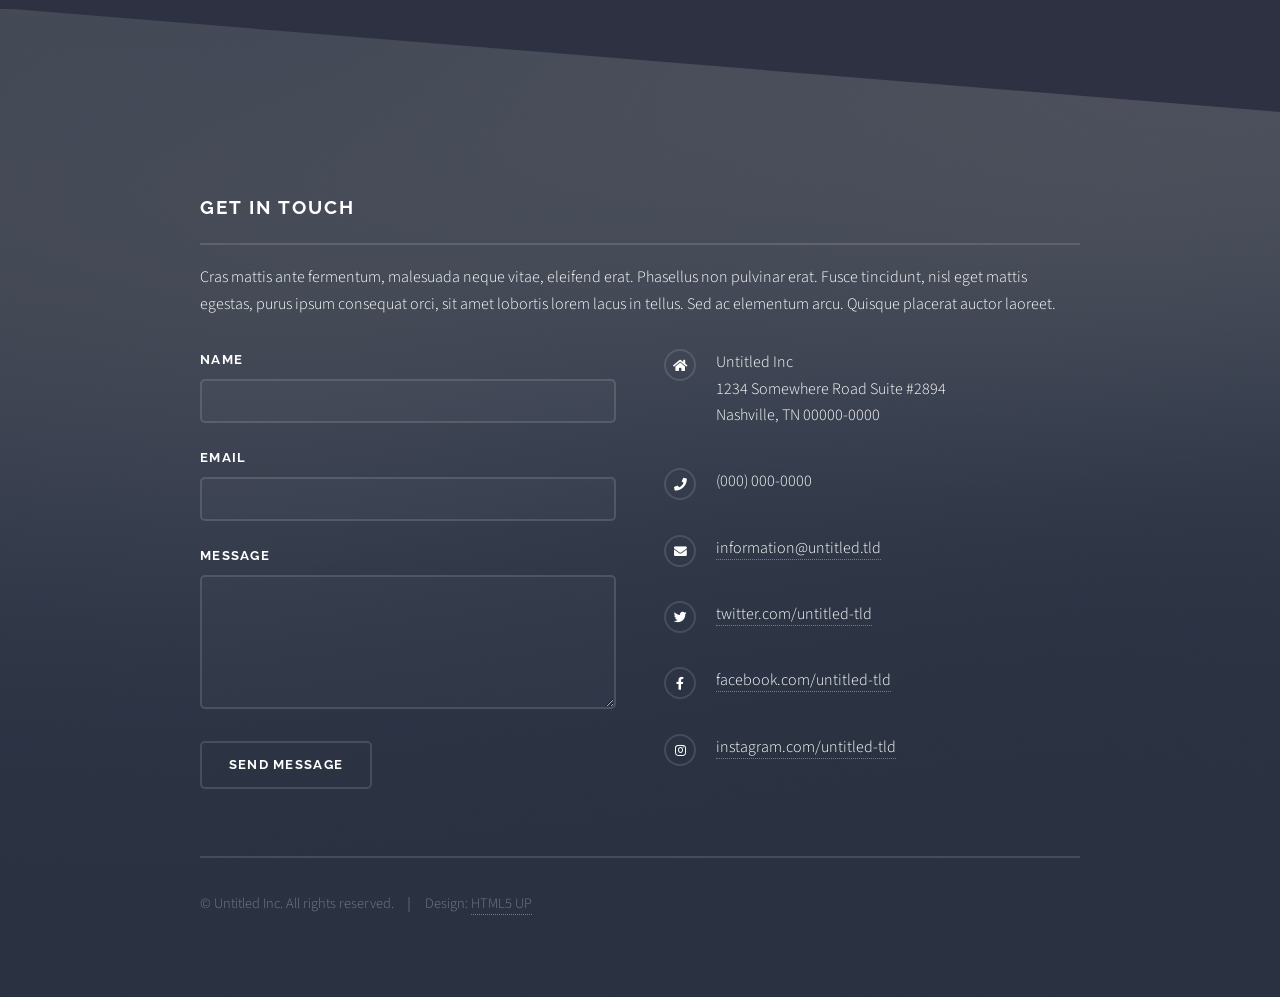
<file: elements.html>
<!DOCTYPE HTML>
<!--
	Solid State by HTML5 UP
	html5up.net | @ajlkn
	Free for personal and commercial use under the CCA 3.0 license (html5up.net/license)
-->
<html>
	<head>
		<title>Elements - Solid State by HTML5 UP</title>
		<meta charset="utf-8" />
		<meta name="viewport" content="width=device-width, initial-scale=1, user-scalable=no" />
		<link rel="stylesheet" href="assets/css/main.css" />
		<noscript><link rel="stylesheet" href="assets/css/noscript.css" /></noscript>
	</head>
	<body class="is-preload">

		<!-- Page Wrapper -->
			<div id="page-wrapper">

				<!-- Header -->
					<header id="header">
						<h1><a href="index.html">Solid State</a></h1>
						<nav>
							<a href="#menu">Menu</a>
						</nav>
					</header>

				<!-- Menu -->
					<nav id="menu">
						<div class="inner">
							<h2>Menu</h2>
							<ul class="links">
								<li><a href="index.html">Home</a></li>
								<li><a href="generic.html">Generic</a></li>
								<li><a href="elements.html">Elements</a></li>
								<li><a href="#">Log In</a></li>
								<li><a href="#">Sign Up</a></li>
							</ul>
							<a href="#" class="close">Close</a>
						</div>
					</nav>

				<!-- Wrapper -->
					<section id="wrapper">
						<header>
							<div class="inner">
								<h2>Elements</h2>
								<p>Phasellus non pulvinar erat. Fusce tincidunt nisl eget ipsum.</p>
							</div>
						</header>

						<!-- Content -->
							<div class="wrapper">
								<div class="inner">

									<section>
										<h3 class="major">Text</h3>
										<p>This is <b>bold</b> and this is <strong>strong</strong>. This is <i>italic</i> and this is <em>emphasized</em>.
										This is <sup>superscript</sup> text and this is <sub>subscript</sub> text.
										This is <u>underlined</u> and this is code: <code>for (;;) { ... }</code>. Finally, <a href="#">this is a link</a>.</p>
										<h4>Blockquote</h4>
										<blockquote>Fringilla nisl. Donec accumsan interdum nisi, quis tincidunt felis sagittis eget tempus euismod. Vestibulum ante ipsum primis in faucibus vestibulum. Blandit adipiscing eu felis iaculis volutpat ac adipiscing accumsan faucibus. Vestibulum ante ipsum primis in faucibus lorem ipsum dolor sit amet nullam adipiscing eu felis.</blockquote>
										<h4>Preformatted</h4>
										<pre><code>i = 0;

while (!deck.isInOrder()) {
  print 'Iteration ' + i;
  deck.shuffle();
  i++;
}

print 'It took ' + i + ' iterations to sort the deck.';</code></pre>
									</section>

									<section>
										<h3 class="major">Lists</h3>
										<div class="row">
											<div class="col-6 col-12-medium">
												<h4>Unordered</h4>
												<ul>
													<li>Dolor pulvinar etiam.</li>
													<li>Sagittis adipiscing.</li>
													<li>Felis enim feugiat.</li>
												</ul>
												<h4>Alternate</h4>
												<ul class="alt">
													<li>Dolor pulvinar etiam.</li>
													<li>Sagittis adipiscing.</li>
													<li>Felis enim feugiat.</li>
												</ul>
											</div>
											<div class="col-6 col-12-medium">
												<h4>Ordered</h4>
												<ol>
													<li>Dolor pulvinar etiam.</li>
													<li>Etiam vel felis viverra.</li>
													<li>Felis enim feugiat.</li>
													<li>Dolor pulvinar etiam.</li>
													<li>Etiam vel felis lorem.</li>
													<li>Felis enim et feugiat.</li>
												</ol>
												<h4>Icons</h4>
												<ul class="icons">
													<li><a href="#" class="icon brands fa-twitter"><span class="label">Twitter</span></a></li>
													<li><a href="#" class="icon brands fa-facebook-f"><span class="label">Facebook</span></a></li>
													<li><a href="#" class="icon brands fa-instagram"><span class="label">Instagram</span></a></li>
													<li><a href="#" class="icon brands fa-github"><span class="label">Github</span></a></li>
												</ul>
											</div>
										</div>
										<h4>Actions</h4>
										<div class="row">
											<div class="col-6 col-12-medium">
												<ul class="actions">
													<li><a href="#" class="button primary">Default</a></li>
													<li><a href="#" class="button">Default</a></li>
												</ul>
												<ul class="actions small">
													<li><a href="#" class="button primary small">Small</a></li>
													<li><a href="#" class="button small">Small</a></li>
												</ul>
												<ul class="actions stacked">
													<li><a href="#" class="button primary">Default</a></li>
													<li><a href="#" class="button">Default</a></li>
												</ul>
												<ul class="actions stacked small">
													<li><a href="#" class="button primary small">Small</a></li>
													<li><a href="#" class="button small">Small</a></li>
												</ul>
											</div>
											<div class="col-6 col-12-medium">
												<ul class="actions stacked">
													<li><a href="#" class="button primary fit">Default</a></li>
													<li><a href="#" class="button fit">Default</a></li>
												</ul>
												<ul class="actions stacked small">
													<li><a href="#" class="button primary small fit">Small</a></li>
													<li><a href="#" class="button small fit">Small</a></li>
												</ul>
											</div>
										</div>
										<h4>Pagination</h4>
										<ul class="pagination">
											<li><span class="button small disabled">Prev</span></li>
											<li><a href="#" class="page active">1</a></li>
											<li><a href="#" class="page">2</a></li>
											<li><a href="#" class="page">3</a></li>
											<li><span>&hellip;</span></li>
											<li><a href="#" class="page">8</a></li>
											<li><a href="#" class="page">9</a></li>
											<li><a href="#" class="page">10</a></li>
											<li><a href="#" class="button small">Next</a></li>
										</ul>
									</section>

									<section>
										<h3 class="major">Table</h3>
										<h4>Default</h4>
										<div class="table-wrapper">
											<table>
												<thead>
													<tr>
														<th>Name</th>
														<th>Description</th>
														<th>Price</th>
													</tr>
												</thead>
												<tbody>
													<tr>
														<td>Item One</td>
														<td>Ante turpis integer aliquet porttitor.</td>
														<td>29.99</td>
													</tr>
													<tr>
														<td>Item Two</td>
														<td>Vis ac commodo adipiscing arcu aliquet.</td>
														<td>19.99</td>
													</tr>
													<tr>
														<td>Item Three</td>
														<td> Morbi faucibus arcu accumsan lorem.</td>
														<td>29.99</td>
													</tr>
													<tr>
														<td>Item Four</td>
														<td>Vitae integer tempus condimentum.</td>
														<td>19.99</td>
													</tr>
													<tr>
														<td>Item Five</td>
														<td>Ante turpis integer aliquet porttitor.</td>
														<td>29.99</td>
													</tr>
												</tbody>
												<tfoot>
													<tr>
														<td colspan="2"></td>
														<td>100.00</td>
													</tr>
												</tfoot>
											</table>
										</div>

										<h4>Alternate</h4>
										<div class="table-wrapper">
											<table class="alt">
												<thead>
													<tr>
														<th>Name</th>
														<th>Description</th>
														<th>Price</th>
													</tr>
												</thead>
												<tbody>
													<tr>
														<td>Item One</td>
														<td>Ante turpis integer aliquet porttitor.</td>
														<td>29.99</td>
													</tr>
													<tr>
														<td>Item Two</td>
														<td>Vis ac commodo adipiscing arcu aliquet.</td>
														<td>19.99</td>
													</tr>
													<tr>
														<td>Item Three</td>
														<td> Morbi faucibus arcu accumsan lorem.</td>
														<td>29.99</td>
													</tr>
													<tr>
														<td>Item Four</td>
														<td>Vitae integer tempus condimentum.</td>
														<td>19.99</td>
													</tr>
													<tr>
														<td>Item Five</td>
														<td>Ante turpis integer aliquet porttitor.</td>
														<td>29.99</td>
													</tr>
												</tbody>
												<tfoot>
													<tr>
														<td colspan="2"></td>
														<td>100.00</td>
													</tr>
												</tfoot>
											</table>
										</div>
									</section>

									<section>
										<h3 class="major">Buttons</h3>
										<ul class="actions">
											<li><a href="#" class="button primary">Primary</a></li>
											<li><a href="#" class="button">Default</a></li>
										</ul>
										<ul class="actions">
											<li><a href="#" class="button large">Large</a></li>
											<li><a href="#" class="button small">Small</a></li>
										</ul>
										<ul class="actions fit">
											<li><a href="#" class="button fit">Fit</a></li>
											<li><a href="#" class="button primary fit">Fit</a></li>
											<li><a href="#" class="button fit">Fit</a></li>
										</ul>
										<ul class="actions fit small">
											<li><a href="#" class="button primary fit small">Fit + Small</a></li>
											<li><a href="#" class="button fit small">Fit + Small</a></li>
											<li><a href="#" class="button primary fit small">Fit + Small</a></li>
										</ul>
										<ul class="actions">
											<li><a href="#" class="button primary icon solid fa-download">Icon</a></li>
											<li><a href="#" class="button icon solid fa-download">Icon</a></li>
										</ul>
										<ul class="actions">
											<li><span class="button primary disabled">Disabled</span></li>
											<li><span class="button disabled">Disabled</span></li>
										</ul>
									</section>

									<section>
										<h3 class="major">Form</h3>
										<form method="post" action="#">
											<div class="row gtr-uniform">
												<div class="col-6 col-12-xsmall">
													<label for="demo-name">Name</label>
													<input type="text" name="demo-name" id="demo-name" value="" />
												</div>
												<div class="col-6 col-12-xsmall">
													<label for="demo-email">Email</label>
													<input type="email" name="demo-email" id="demo-email" value="" />
												</div>
												<div class="col-12">
													<label for="demo-category">Category</label>
													<select name="demo-category" id="demo-category">
														<option value="">-</option>
														<option value="1">Manufacturing</option>
														<option value="1">Shipping</option>
														<option value="1">Administration</option>
														<option value="1">Human Resources</option>
													</select>
												</div>
												<div class="col-4 col-12-small">
													<input type="radio" id="demo-priority-low" name="demo-priority" checked>
													<label for="demo-priority-low">Low Priority</label>
												</div>
												<div class="col-4 col-12-small">
													<input type="radio" id="demo-priority-normal" name="demo-priority">
													<label for="demo-priority-normal">Normal Priority</label>
												</div>
												<div class="col-4 col-12-small">
													<input type="radio" id="demo-priority-high" name="demo-priority">
													<label for="demo-priority-high">High Priority</label>
												</div>
												<div class="col-6 col-12-small">
													<input type="checkbox" id="demo-copy" name="demo-copy">
													<label for="demo-copy">Email me a copy</label>
												</div>
												<div class="col-6 col-12-small">
													<input type="checkbox" id="demo-human" name="demo-human" checked>
													<label for="demo-human">Not a robot</label>
												</div>
												<div class="col-12">
													<label for="demo-message">Message</label>
													<textarea name="demo-message" id="demo-message" rows="6"></textarea>
												</div>
												<div class="col-12">
													<ul class="actions">
														<li><input type="submit" value="Send Message" class="primary" /></li>
														<li><input type="reset" value="Reset" /></li>
													</ul>
												</div>
											</div>
										</form>
									</section>

									<section>
										<h3 class="major">Image</h3>
										<h4>Fit</h4>
										<div class="box alt">
											<div class="row gtr-uniform">
												<div class="col-12"><span class="image fit"><img src="images/pic08.jpg" alt="" /></span></div>
												<div class="col-4"><span class="image fit"><img src="images/pic05.jpg" alt="" /></span></div>
												<div class="col-4"><span class="image fit"><img src="images/pic06.jpg" alt="" /></span></div>
												<div class="col-4"><span class="image fit"><img src="images/pic07.jpg" alt="" /></span></div>
												<div class="col-4"><span class="image fit"><img src="images/pic07.jpg" alt="" /></span></div>
												<div class="col-4"><span class="image fit"><img src="images/pic05.jpg" alt="" /></span></div>
												<div class="col-4"><span class="image fit"><img src="images/pic06.jpg" alt="" /></span></div>
												<div class="col-4"><span class="image fit"><img src="images/pic06.jpg" alt="" /></span></div>
												<div class="col-4"><span class="image fit"><img src="images/pic07.jpg" alt="" /></span></div>
												<div class="col-4"><span class="image fit"><img src="images/pic05.jpg" alt="" /></span></div>
											</div>
										</div>
										<h4>Left &amp; Right</h4>
										<p><span class="image left"><img src="images/pic01.jpg" alt="" /></span>Morbi mattis mi consectetur tortor elementum, varius pellentesque velit convallis. Aenean tincidunt lectus auctor mauris maximus, ac scelerisque ipsum tempor. Duis vulputate ex et ex tincidunt, quis lacinia velit aliquet. Duis non efficitur nisi, id malesuada justo. Maecenas sagittis felis ac sagittis semper. Curabitur purus leo, tempus sed finibus eget, fringilla quis risus. Maecenas et lorem quis sem varius sagittis et a est. Maecenas iaculis iaculis sem. Donec vel dolor at arcu tincidunt bibendum. Interdum et malesuada fames ac ante ipsum primis in faucibus. Fusce ut aliquet justo. Donec id neque ipsum. Integer eget ultricies odio. Nam vel ex a orci fringilla tincidunt. Aliquam eleifend ligula non velit accumsan cursus. Etiam ut gravida sapien. Morbi mattis mi consectetur tortor elementum, varius pellentesque velit convallis. Aenean tincidunt lectus auctor mauris maximus, ac scelerisque ipsum tempor. Duis vulputate ex et ex tincidunt, quis lacinia velit aliquet. Duis non efficitur nisi, id malesuada justo. Maecenas sagittis felis ac sagittis semper. Curabitur purus leo, tempus sed finibus eget, fringilla quis risus. Maecenas et lorem quis sem varius sagittis et a est. Maecenas iaculis iaculis sem. Donec vel dolor at arcu tincidunt bibendum. Interdum et malesuada fames ac ante ipsum primis in faucibus. Fusce ut aliquet justo. Donec id neque ipsum. Integer eget ultricies odio. Nam vel ex a orci fringilla tincidunt. Aliquam eleifend ligula non velit accumsan cursus. Etiam ut gravida sapien.</p>
										<p><span class="image right"><img src="images/pic02.jpg" alt="" /></span>Vestibulum ultrices risus velit, sit amet blandit massa auctor sit amet. Sed eu lectus sem. Phasellus in odio at ipsum porttitor mollis id vel diam. Praesent sit amet posuere risus, eu faucibus lectus. Vivamus ex ligula, tempus pulvinar ipsum in, auctor porta quam. Proin nec dui cursus, posuere dui eget interdum. Fusce lectus magna, sagittis at facilisis vitae, pellentesque at etiam. Quisque posuere leo quis sem commodo, vel scelerisque nisi scelerisque. Suspendisse id quam vel tortor tincidunt suscipit. Nullam auctor orci eu dolor consectetur, interdum ullamcorper ante tincidunt. Mauris felis nec felis elementum varius. Nam sapien ante, varius in pulvinar vitae, rhoncus id massa. Donec varius ex in mauris ornare, eget euismod urna egestas. Etiam lacinia tempor ipsum, sodales porttitor justo. Aliquam dolor quam, semper in tortor eu, volutpat efficitur quam. Fusce nec fermentum nisl. Aenean erat diam, tempus aliquet erat. Etiam iaculis nulla ipsum, et pharetra libero rhoncus ut. Phasellus rutrum cursus velit, eget condimentum nunc blandit vel. In at pulvinar lectus. Morbi diam ante, vulputate et imperdiet eget, fermentum non dolor. Ut eleifend sagittis tincidunt. Sed viverra commodo mi, ac rhoncus justo. Duis neque ligula, elementum ut enim vel, posuere finibus justo. Vivamus facilisis maximus nibh quis pulvinar. Quisque hendrerit in ipsum id tellus facilisis fermentum. Proin mauris dui.</p>
									</section>

								</div>
							</div>

					</section>

				<!-- Footer -->
					<section id="footer">
						<div class="inner">
							<h2 class="major">Get in touch</h2>
							<p>Cras mattis ante fermentum, malesuada neque vitae, eleifend erat. Phasellus non pulvinar erat. Fusce tincidunt, nisl eget mattis egestas, purus ipsum consequat orci, sit amet lobortis lorem lacus in tellus. Sed ac elementum arcu. Quisque placerat auctor laoreet.</p>
							<form method="post" action="#">
								<div class="fields">
									<div class="field">
										<label for="name">Name</label>
										<input type="text" name="name" id="name" />
									</div>
									<div class="field">
										<label for="email">Email</label>
										<input type="email" name="email" id="email" />
									</div>
									<div class="field">
										<label for="message">Message</label>
										<textarea name="message" id="message" rows="4"></textarea>
									</div>
								</div>
								<ul class="actions">
									<li><input type="submit" value="Send Message" /></li>
								</ul>
							</form>
							<ul class="contact">
								<li class="icon solid fa-home">
									Untitled Inc<br />
									1234 Somewhere Road Suite #2894<br />
									Nashville, TN 00000-0000
								</li>
								<li class="icon solid fa-phone">(000) 000-0000</li>
								<li class="icon solid fa-envelope"><a href="#">information@untitled.tld</a></li>
								<li class="icon brands fa-twitter"><a href="#">twitter.com/untitled-tld</a></li>
								<li class="icon brands fa-facebook-f"><a href="#">facebook.com/untitled-tld</a></li>
								<li class="icon brands fa-instagram"><a href="#">instagram.com/untitled-tld</a></li>
							</ul>
							<ul class="copyright">
								<li>&copy; Untitled Inc. All rights reserved.</li><li>Design: <a href="http://html5up.net">HTML5 UP</a></li>
							</ul>
						</div>
					</section>

			</div>

		<!-- Scripts -->
			<script src="assets/js/jquery.min.js"></script>
			<script src="assets/js/jquery.scrollex.min.js"></script>
			<script src="assets/js/browser.min.js"></script>
			<script src="assets/js/breakpoints.min.js"></script>
			<script src="assets/js/util.js"></script>
			<script src="assets/js/main.js"></script>

	</body>
</html>
</file>
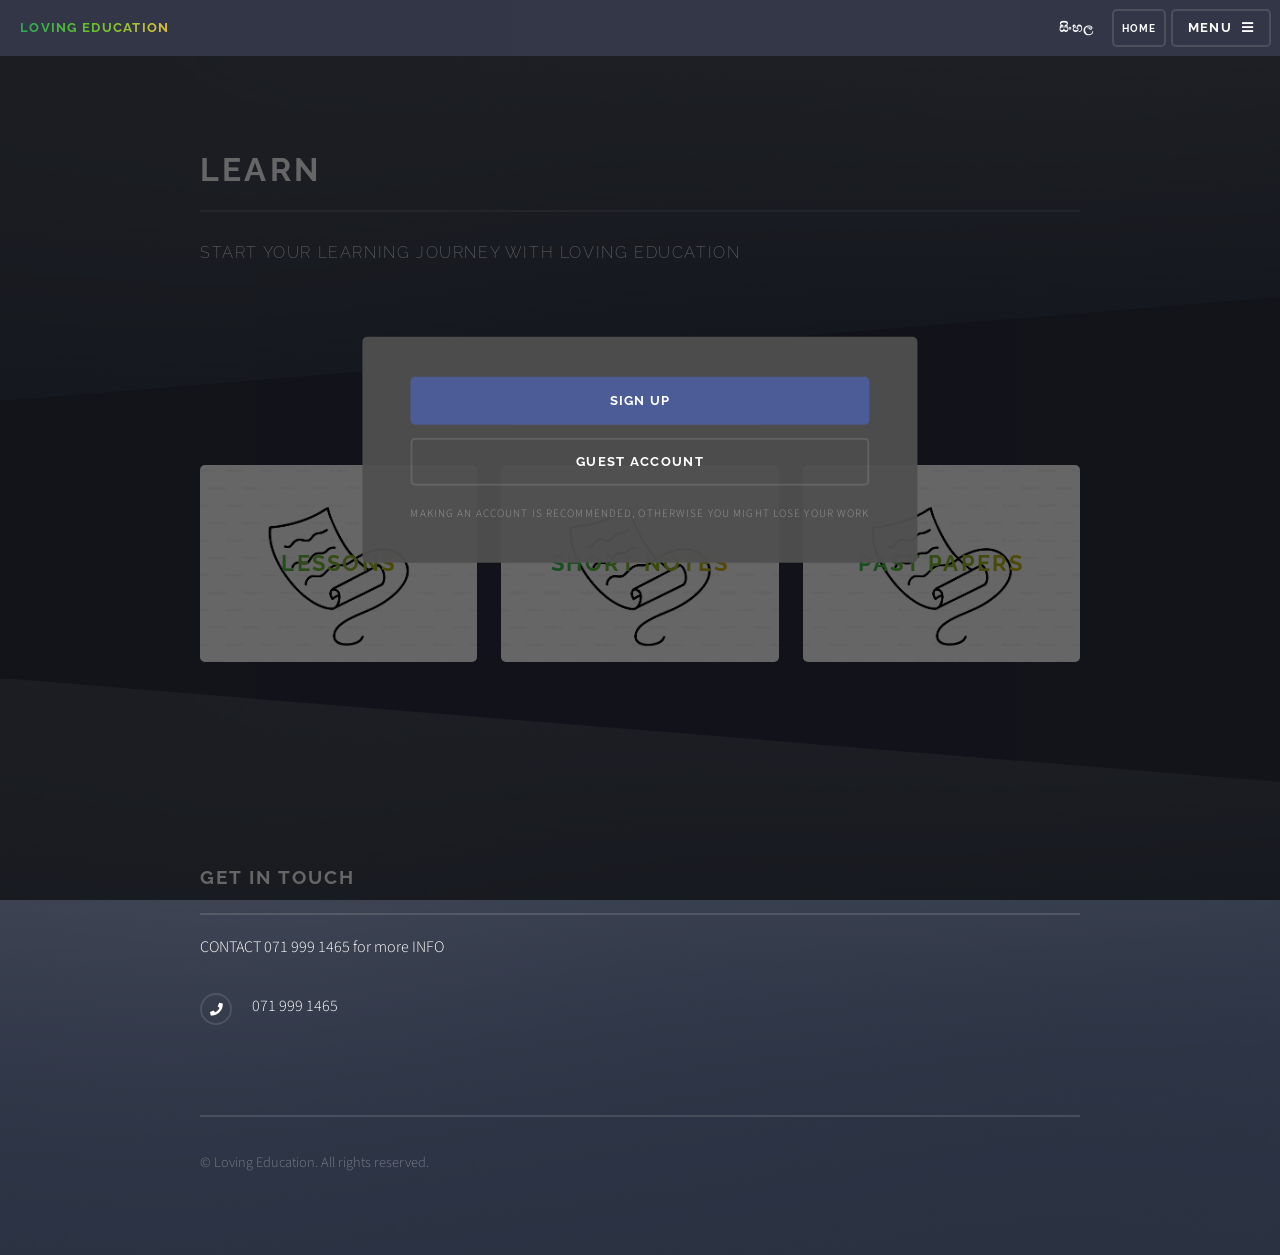
<file: generic.html>
<!DOCTYPE HTML>
<!--
    Solid State by HTML5 UP
    html5up.net | @ajlkn
    Free for personal and commercial use under the CCA 3.0 license (html5up.net/license)
-->
<html>
    <head>
        <title>Learn - Loving Education</title>
        <meta charset="utf-8" />
        <meta name="viewport" content="width=device-width, initial-scale=1, user-scalable=no" />
        <link rel="icon" type="image/png" href="images/favicon.png" />
        <link rel="apple-touch-icon" href="images/apple-touch-icon.png" />
        <link rel="stylesheet" href="assets/css/main.css" />
        <noscript><link rel="stylesheet" href="assets/css/noscript.css" /></noscript>
    </head>
    <body class="is-preload">

        <!-- Guest check overlay -->
            <div id="guest-check" style="display:none; position:fixed; top:0; left:0; width:100%; height:100%; background:rgba(0,0,0,0.6); z-index:9999; cursor:pointer;" onclick="dismissGuestCheck()">
                <div style="position:absolute; top:50%; left:50%; transform:translate(-50%,-50%); background:rgba(80,80,80,0.95); color:#ffffff; padding:2.5em 3em; border-radius:5px; text-align:center; max-width:90%; cursor:default;" onclick="event.stopPropagation();">
                    <a href="auth.html?mode=signup" class="button primary" style="display:block; margin-bottom:1em;">Sign up</a>
                    <a href="#" class="button" onclick="dismissGuestCheck(); return false;" style="display:block; margin-bottom:1.5em;">Guest Account</a>
                    <p style="font-size:0.7em; opacity:0.4; margin:0; text-transform:uppercase; letter-spacing:0.1em;">making an account is recommended, otherwise you might lose your work</p>
                </div>
            </div>

        <!-- Page Wrapper -->
            <div id="page-wrapper">

                <!-- Header -->
                    <header id="header">
                        <h1><a href="index.html">Loving Education</a></h1>
                        <nav>
                            <a href="#" id="lang-toggle" onclick="toggleLanguage(); return false;" data-en="සිංහල" data-si="ENGLISH">සිංහල</a>
                            <a href="index.html" class="button">Home</a>
                            <a href="#menu">Menu</a>
                        </nav>
                    </header>

                <!-- Menu -->
                    <nav id="menu">
                        <div class="inner">
                            <h2>Menu</h2>
                            <ul class="links">
                                <li><a href="index.html">Home</a></li>
                                <li><a href="generic.html">Learn</a></li>
                                <li><a href="auth.html?mode=login">Log In</a></li>
                                <li><a href="auth.html?mode=signup">Sign Up</a></li>
                                <li><a href="profile.html">Profile</a></li>
                            </ul>
                            <a href="#" class="close">Close</a>
                        </div>
                    </nav>

                <!-- Wrapper -->
                    <section id="wrapper">
                        <header>
                            <div class="inner">
                                <h2>Learn</h2>
                                <p>Start your learning journey with Loving Education</p>
                            </div>
                        </header>

                        <!-- Content -->
                            <div class="wrapper">
                                <div class="inner">

                                    <style>
                                        @keyframes bob {
                                            0%, 100% { transform: translateY(0); }
                                            50% { transform: translateY(-12px); }
                                        }
                                    <style>
                                        @keyframes bob {
                                            0%, 100% { transform: translateY(0); }
                                            50% { transform: translateY(-12px); }
                                        }
                                    </style>

                                    <div style="display:flex; flex-wrap:wrap; gap:1.5em; margin-top:1em;">

                                        <a href="#" style="flex:1; min-width:200px; display:block; background:url('images/option1.jpg') center/cover; border-radius:5px; padding:5em 1.5em; text-align:center; text-decoration:none; border-bottom:none; animation: bob 2.5s ease-in-out infinite;" onmouseover="this.style.animationPlayState='paused'; this.querySelector('h3').style.background='linear-gradient(to right, #3b82f6, #60a5fa)'; this.querySelector('h3').style.webkitBackgroundClip='text'; this.querySelector('h3').style.webkitTextFillColor='transparent'; this.querySelector('h3').style.backgroundClip='text';" onmouseout="this.style.animationPlayState='running'; this.querySelector('h3').style.background='linear-gradient(to right, #22c55e, #eab308)'; this.querySelector('h3').style.webkitBackgroundClip='text'; this.querySelector('h3').style.webkitTextFillColor='transparent'; this.querySelector('h3').style.backgroundClip='text';">
                                            <h3 class="major" style="border:none; padding:0; margin:0; font-size:1.4em; background:linear-gradient(to right, #22c55e, #eab308); -webkit-background-clip:text; -webkit-text-fill-color:transparent; background-clip:text;">Lessons</h3>
                                        </a>

                                        <a href="#" style="flex:1; min-width:200px; display:block; background:url('images/option1.jpg') center/cover; border-radius:5px; padding:5em 1.5em; text-align:center; text-decoration:none; border-bottom:none; animation: bob 2.8s ease-in-out 0.4s infinite;" onmouseover="this.style.animationPlayState='paused'; this.querySelector('h3').style.background='linear-gradient(to right, #3b82f6, #60a5fa)'; this.querySelector('h3').style.webkitBackgroundClip='text'; this.querySelector('h3').style.webkitTextFillColor='transparent'; this.querySelector('h3').style.backgroundClip='text';" onmouseout="this.style.animationPlayState='running'; this.querySelector('h3').style.background='linear-gradient(to right, #22c55e, #eab308)'; this.querySelector('h3').style.webkitBackgroundClip='text'; this.querySelector('h3').style.webkitTextFillColor='transparent'; this.querySelector('h3').style.backgroundClip='text';">
                                            <h3 class="major" style="border:none; padding:0; margin:0; font-size:1.4em; background:linear-gradient(to right, #22c55e, #eab308); -webkit-background-clip:text; -webkit-text-fill-color:transparent; background-clip:text;">Short Notes</h3>
                                        </a>

                                        <a href="pastpapers.html" style="flex:1; min-width:200px; display:block; background:url('images/option1.jpg') center/cover; border-radius:5px; padding:5em 1.5em; text-align:center; text-decoration:none; border-bottom:none; animation: bob 3.1s ease-in-out 0.8s infinite;" onmouseover="this.style.animationPlayState='paused'; this.querySelector('h3').style.background='linear-gradient(to right, #3b82f6, #60a5fa)'; this.querySelector('h3').style.webkitBackgroundClip='text'; this.querySelector('h3').style.webkitTextFillColor='transparent'; this.querySelector('h3').style.backgroundClip='text';" onmouseout="this.style.animationPlayState='running'; this.querySelector('h3').style.background='linear-gradient(to right, #22c55e, #eab308)'; this.querySelector('h3').style.webkitBackgroundClip='text'; this.querySelector('h3').style.webkitTextFillColor='transparent'; this.querySelector('h3').style.backgroundClip='text';">
                                            <h3 class="major" style="border:none; padding:0; margin:0; font-size:1.4em; background:linear-gradient(to right, #22c55e, #eab308); -webkit-background-clip:text; -webkit-text-fill-color:transparent; background-clip:text;">Past Papers</h3>
                                        </a>

                                    </div>

                                </div>
                            </div>

                    </section>

                <!-- Footer -->
                    <section id="footer">
                        <div class="inner">
                            <h2 class="major">Get in touch</h2>
                            <p>CONTACT 071 999 1465 for more INFO</p>
                            <ul class="contact">
                                <li class="icon solid fa-phone">071 999 1465</li>
                            </ul>
                            <ul class="copyright">
                                <li>&copy; Loving Education. All rights reserved.</li>
                            </ul>
                        </div>
                    </section>

            </div>

        <!-- Scripts -->
            <script src="assets/js/jquery.min.js"></script>
            <script src="assets/js/jquery.scrollex.min.js"></script>
            <script src="assets/js/browser.min.js"></script>
            <script src="assets/js/breakpoints.min.js"></script>
            <script src="assets/js/util.js"></script>
            <script src="assets/js/main.js"></script>

        <!-- Language toggle -->
            <script>
                function setLanguage(lang) {
                    document.querySelectorAll('[data-en]').forEach(function(el) {
                        var text = (lang === 'si') ? el.getAttribute('data-si') : el.getAttribute('data-en');
                        if (el.tagName === 'INPUT') {
                            el.value = text;
                        } else {
                            el.textContent = text;
                        }
                    });
                    localStorage.setItem('loving-education-lang', lang);
                }

                function toggleLanguage() {
                    var current = localStorage.getItem('loving-education-lang') || 'en';
                    setLanguage(current === 'en' ? 'si' : 'en');
                }

                document.addEventListener('DOMContentLoaded', function() {
                    setLanguage(localStorage.getItem('loving-education-lang') || 'en');
                });
            </script>

        <!-- Guest check -->
            <script>
                document.addEventListener('DOMContentLoaded', function() {
                    var loggedIn = localStorage.getItem('le-currentUser');
                    if (!loggedIn) {
                        document.getElementById('guest-check').style.display = 'block';
                    }
                });

                function dismissGuestCheck() {
                    var box = document.getElementById('guest-check');
                    box.style.opacity = '0';
                    box.style.transition = 'opacity 0.3s ease';
                    setTimeout(function() { box.style.display = 'none'; }, 300);
                }
            </script>

        <!-- Notification popups -->
            <script>
                function showNotify(msg, isHTML, redirectURL) {
                    var old = document.querySelector('.notify-bar');
                    if (old) old.remove();

                    var bar = document.createElement('div');
                    bar.className = 'notify-bar';
                    if (isHTML) {
                        bar.innerHTML = msg;
                    } else {
                        bar.textContent = msg;
                    }
                    document.body.appendChild(bar);

                    setTimeout(function() { bar.classList.add('show'); }, 10);

                    bar.onclick = function() { dismissNotify(bar); };
                    setTimeout(function() { dismissNotify(bar); }, 15000);

                    if (redirectURL) {
                        setTimeout(function() {
                            if (bar.parentNode) bar.remove();
                            window.location.href = redirectURL;
                        }, 3000);
                    }
                }

                function dismissNotify(bar) {
                    if (!bar || !bar.parentNode) return;
                    bar.classList.remove('show');
                    setTimeout(function() { if (bar.parentNode) bar.remove(); }, 400);
                }
            </script>

    </body>
</html>
</file>
<file: assets/css/noscript.css>
/*
	Solid State by HTML5 UP
	html5up.net | @ajlkn
	Free for personal and commercial use under the CCA 3.0 license (html5up.net/license)
*/

/* Banner */

	body.is-preload #banner .logo {
		-moz-transform: none;
		-webkit-transform: none;
		-ms-transform: none;
		transform: none;
		opacity: 1;
	}

	body.is-preload #banner h2 {
		opacity: 1;
		-moz-transform: none;
		-webkit-transform: none;
		-ms-transform: none;
		transform: none;
		-moz-filter: none;
		-webkit-filter: none;
		-ms-filter: none;
		filter: none;
	}

	body.is-preload #banner p {
		opacity: 01;
		-moz-transform: none;
		-webkit-transform: none;
		-ms-transform: none;
		transform: none;
		-moz-filter: none;
		-webkit-filter: none;
		-ms-filter: none;
		filter: none;
	}
</file>
<file: assets/css/main.css>
@import url(fontawesome-all.min.css);
@import url("https://fonts.googleapis.com/css?family=Raleway:200,700|Source+Sans+Pro:300,600,300italic,600italic");

/*
	Solid State by HTML5 UP
	html5up.net | @ajlkn
	Free for personal and commercial use under the CCA 3.0 license (html5up.net/license)
*/

html, body, div, span, applet, object,
iframe, h1, h2, h3, h4, h5, h6, p, blockquote,
pre, a, abbr, acronym, address, big, cite,
code, del, dfn, em, img, ins, kbd, q, s, samp,
small, strike, strong, sub, sup, tt, var, b,
u, i, center, dl, dt, dd, ol, ul, li, fieldset,
form, label, legend, table, caption, tbody,
tfoot, thead, tr, th, td, article, aside,
canvas, details, embed, figure, figcaption,
footer, header, hgroup, menu, nav, output, ruby,
section, summary, time, mark, audio, video {
	margin: 0;
	padding: 0;
	border: 0;
	font-size: 100%;
	font: inherit;
	vertical-align: baseline;}

article, aside, details, figcaption, figure,
footer, header, hgroup, menu, nav, section {
	display: block;}

body {
	line-height: 1;
}

ol, ul {
	list-style: none;
}

blockquote, q {
	quotes: none;
}

	blockquote:before, blockquote:after, q:before, q:after {
		content: '';
		content: none;
	}

table {
	border-collapse: collapse;
	border-spacing: 0;
}

body {
	-webkit-text-size-adjust: none;
}

mark {
	background-color: transparent;
	color: inherit;
}

input::-moz-focus-inner {
	border: 0;
	padding: 0;
}

input, select, textarea {
	-moz-appearance: none;
	-webkit-appearance: none;
	-ms-appearance: none;
	appearance: none;
}

/* Basic */

	@-ms-viewport {
		width: device-width;
	}

	body {
		-ms-overflow-style: scrollbar;
	}

	@media screen and (max-width: 480px) {

		html, body {
			min-width: 320px;
		}

	}

	html {
		box-sizing: border-box;
	}

	*, *:before, *:after {
		box-sizing: inherit;
	}

	body {
		background-color: #2e3141;
		background-image: linear-gradient(to top, rgba(46, 49, 65, 0.8), rgba(46, 49, 65, 0.8)), url("../../images/bg.jpg");
		background-size: auto,
 cover;
		background-attachment: fixed,
 fixed;
		background-position: center,
 center;
	}

		body.is-preload *, body.is-preload *:before, body.is-preload *:after {
			-moz-animation: none !important;
			-webkit-animation: none !important;
			-ms-animation: none !important;
			animation: none !important;
			-moz-transition: none !important;
			-webkit-transition: none !important;
			-ms-transition: none !important;
			transition: none !important;
		}

/* Type */

	body, input, select, textarea {
		color: #ffffff;
		font-family: "Source Sans Pro", Helvetica, sans-serif;
		font-size: 16.5pt;
		font-weight: 300;
		line-height: 1.65;
	}

		@media screen and (max-width: 1680px) {

			body, input, select, textarea {
				font-size: 13pt;
			}

		}

		@media screen and (max-width: 1280px) {

			body, input, select, textarea {
				font-size: 12pt;
			}

		}

		@media screen and (max-width: 980px) {

			body, input, select, textarea {
				font-size: 12pt;
			}

		}

		@media screen and (max-width: 736px) {

			body, input, select, textarea {
				font-size: 12pt;
			}

		}

		@media screen and (max-width: 480px) {

			body, input, select, textarea {
				font-size: 12pt;
			}

		}

	a {
		-moz-transition: color 0.2s ease-in-out, border-bottom-color 0.2s ease-in-out;
		-webkit-transition: color 0.2s ease-in-out, border-bottom-color 0.2s ease-in-out;
		-ms-transition: color 0.2s ease-in-out, border-bottom-color 0.2s ease-in-out;
		transition: color 0.2s ease-in-out, border-bottom-color 0.2s ease-in-out;
		border-bottom: dotted 1px rgba(255, 255, 255, 0.35);
		color: #ffffff;
		text-decoration: none;
	}

		a:hover {
			border-bottom-color: transparent;
			color: #ffffff !important;
		}

		a.special:not(.button) {
			text-decoration: none;
			border-bottom: 0;
			display: block;
			font-family: Raleway, Helvetica, sans-serif;
			font-size: 0.8em;
			font-weight: 700;
			letter-spacing: 0.1em;
			margin: 0 0 2em 0;
			text-transform: uppercase;
		}

			a.special:not(.button):before {
				-moz-osx-font-smoothing: grayscale;
				-webkit-font-smoothing: antialiased;
				display: inline-block;
				font-style: normal;
				font-variant: normal;
				text-rendering: auto;
				line-height: 1;
				text-transform: none !important;
				font-family: 'Font Awesome 5 Free';
				font-weight: 900;
			}

			a.special:not(.button):before {
				-moz-transition: background-color 0.2s ease-in-out;
				-webkit-transition: background-color 0.2s ease-in-out;
				-ms-transition: background-color 0.2s ease-in-out;
				transition: background-color 0.2s ease-in-out;
				border-radius: 100%;
				border: solid 2px rgba(255, 255, 255, 0.125);
				content: '\f105';
				display: inline-block;
				font-size: 1.25em;
				height: 2em;
				line-height: 1.75em;
				margin-right: 0.85em;
				text-align: center;
				text-indent: 0.15em;
				vertical-align: middle;
				width: 2em;
			}

			a.special:not(.button):hover:before {
				background-color: rgba(255, 255, 255, 0.025);
			}

			a.special:not(.button):active:before {
				background-color: rgba(255, 255, 255, 0.075);
			}

	strong, b {
		color: #ffffff;
		font-weight: 600;
	}

	em, i {
		font-style: italic;
	}

	p {
		margin: 0 0 2em 0;
	}

	h1, h2, h3, h4, h5, h6 {
		color: #ffffff;
		font-family: Raleway, Helvetica, sans-serif;
		font-weight: 700;
		letter-spacing: 0.1em;
		margin: 0 0 1em 0;
		text-transform: uppercase;
	}

		h1 a, h2 a, h3 a, h4 a, h5 a, h6 a {
			color: inherit;
			text-decoration: none;
			border-bottom: 0;
		}

		h1 span, h2 span, h3 span, h4 span, h5 span, h6 span {
			font-weight: 200;
		}

		h1.major, h2.major, h3.major, h4.major, h5.major, h6.major {
			padding-bottom: 1em;
			border-bottom: solid 2px rgba(255, 255, 255, 0.125);
		}

	h2 {
		font-size: 1.2em;
	}

	h3 {
		font-size: 0.9em;
	}

	h4 {
		font-size: 0.7em;
	}

	h5 {
		font-size: 0.7em;
	}

	h6 {
		font-size: 0.7em;
	}

	@media screen and (max-width: 736px) {

		h2 {
			font-size: 1em;
		}

		h3 {
			font-size: 0.8em;
		}

	}

	sub {
		font-size: 0.8em;
		position: relative;
		top: 0.5em;
	}

	sup {
		font-size: 0.8em;
		position: relative;
		top: -0.5em;
	}

	blockquote {
		border-left: solid 4px rgba(255, 255, 255, 0.125);
		font-style: italic;
		margin: 0 0 2em 0;
		padding: 0.5em 0 0.5em 2em;
	}

	code {
		background: rgba(255, 255, 255, 0.025);
		border-radius: 5px;
		border: solid 2px rgba(255, 255, 255, 0.125);
		font-family: "Courier New", monospace;
		font-size: 0.9em;
		margin: 0 0.25em;
		padding: 0.25em 0.65em;
	}

	pre {
		-webkit-overflow-scrolling: touch;
		font-family: "Courier New", monospace;
		font-size: 0.9em;
		margin: 0 0 2em 0;
	}

		pre code {
			display: block;
			line-height: 1.75em;
			padding: 1em 1.5em;
			overflow-x: auto;
		}

	hr {
		border: 0;
		border-bottom: solid 2px rgba(255, 255, 255, 0.125);
		margin: 2.5em 0;
	}

		hr.major {
			margin: 4em 0;
		}

	.align-left {
		text-align: left;
	}

	.align-center {
		text-align: center;
	}

	.align-right {
		text-align: right;
	}

/* Row */

	.row {
		display: flex;
		flex-wrap: wrap;
		box-sizing: border-box;
		align-items: stretch;
	}

		.row > * {
			box-sizing: border-box;
		}

		.row.gtr-uniform > * > :last-child {
			margin-bottom: 0;
		}

		.row.aln-left {
			justify-content: flex-start;
		}

		.row.aln-center {
			justify-content: center;
		}

		.row.aln-right {
			justify-content: flex-end;
		}

		.row.aln-top {
			align-items: flex-start;
		}

		.row.aln-middle {
			align-items: center;
		}

		.row.aln-bottom {
			align-items: flex-end;
		}

		.row > .imp {
			order: -1;
		}

		.row > .col-1 {
			width: 8.33333%;
		}

		.row > .off-1 {
			margin-left: 8.33333%;
		}

		.row > .col-2 {
			width: 16.66667%;
		}

		.row > .off-2 {
			margin-left: 16.66667%;
		}

		.row > .col-3 {
			width: 25%;
		}

		.row > .off-3 {
			margin-left: 25%;
		}

		.row > .col-4 {
			width: 33.33333%;
		}

		.row > .off-4 {
			margin-left: 33.33333%;
		}

		.row > .col-5 {
			width: 41.66667%;
		}

		.row > .off-5 {
			margin-left: 41.66667%;
		}

		.row > .col-6 {
			width: 50%;
		}

		.row > .off-6 {
			margin-left: 50%;
		}

		.row > .col-7 {
			width: 58.33333%;
		}

		.row > .off-7 {
			margin-left: 58.33333%;
		}

		.row > .col-8 {
			width: 66.66667%;
		}

		.row > .off-8 {
			margin-left: 66.66667%;
		}

		.row > .col-9 {
			width: 75%;
		}

		.row > .off-9 {
			margin-left: 75%;
		}

		.row > .col-10 {
			width: 83.33333%;
		}

		.row > .off-10 {
			margin-left: 83.33333%;
		}

		.row > .col-11 {
			width: 91.66667%;
		}

		.row > .off-11 {
			margin-left: 91.66667%;
		}

		.row > .col-12 {
			width: 100%;
		}

		.row > .off-12 {
			margin-left: 100%;
		}

		.row.gtr-0 {
			margin-top: 0;
			margin-left: 0em;
		}

			.row.gtr-0 > * {
				padding: 0 0 0 0em;
			}

			.row.gtr-0.gtr-uniform {
				margin-top: 0em;
			}

				.row.gtr-0.gtr-uniform > * {
					padding-top: 0em;
				}

		.row.gtr-25 {
			margin-top: 0;
			margin-left: -0.4375em;
		}

			.row.gtr-25 > * {
				padding: 0 0 0 0.4375em;
			}

			.row.gtr-25.gtr-uniform {
				margin-top: -0.4375em;
			}

				.row.gtr-25.gtr-uniform > * {
					padding-top: 0.4375em;
				}

		.row.gtr-50 {
			margin-top: 0;
			margin-left: -0.875em;
		}

			.row.gtr-50 > * {
				padding: 0 0 0 0.875em;
			}

			.row.gtr-50.gtr-uniform {
				margin-top: -0.875em;
			}

				.row.gtr-50.gtr-uniform > * {
					padding-top: 0.875em;
				}

		.row {
			margin-top: 0;
			margin-left: -1.75em;
		}

			.row > * {
				padding: 0 0 0 1.75em;
			}

			.row.gtr-uniform {
				margin-top: -1.75em;
			}

				.row.gtr-uniform > * {
					padding-top: 1.75em;
				}

		.row.gtr-150 {
			margin-top: 0;
			margin-left: -2.625em;
		}

			.row.gtr-150 > * {
				padding: 0 0 0 2.625em;
			}

			.row.gtr-150.gtr-uniform {
				margin-top: -2.625em;
			}

				.row.gtr-150.gtr-uniform > * {
					padding-top: 2.625em;
				}

		.row.gtr-200 {
			margin-top: 0;
			margin-left: -3.5em;
		}

			.row.gtr-200 > * {
				padding: 0 0 0 3.5em;
			}

			.row.gtr-200.gtr-uniform {
				margin-top: -3.5em;
			}

				.row.gtr-200.gtr-uniform > * {
					padding-top: 3.5em;
				}

		@media screen and (max-width: 1680px) {

			.row {
				display: flex;
				flex-wrap: wrap;
				box-sizing: border-box;
				align-items: stretch;
			}

				.row > * {
					box-sizing: border-box;
				}

				.row.gtr-uniform > * > :last-child {
					margin-bottom: 0;
				}

				.row.aln-left {
					justify-content: flex-start;
				}

				.row.aln-center {
					justify-content: center;
				}

				.row.aln-right {
					justify-content: flex-end;
				}

				.row.aln-top {
					align-items: flex-start;
				}

				.row.aln-middle {
					align-items: center;
				}

				.row.aln-bottom {
					align-items: flex-end;
				}

				.row > .imp-xlarge {
					order: -1;
				}

				.row > .col-1-xlarge {
					width: 8.33333%;
				}

				.row > .off-1-xlarge {
					margin-left: 8.33333%;
				}

				.row > .col-2-xlarge {
					width: 16.66667%;
				}

				.row > .off-2-xlarge {
					margin-left: 16.66667%;
				}

				.row > .col-3-xlarge {
					width: 25%;
				}

				.row > .off-3-xlarge {
					margin-left: 25%;
				}

				.row > .col-4-xlarge {
					width: 33.33333%;
				}

				.row > .off-4-xlarge {
					margin-left: 33.33333%;
				}

				.row > .col-5-xlarge {
					width: 41.66667%;
				}

				.row > .off-5-xlarge {
					margin-left: 41.66667%;
				}

				.row > .col-6-xlarge {
					width: 50%;
				}

				.row > .off-6-xlarge {
					margin-left: 50%;
				}

				.row > .col-7-xlarge {
					width: 58.33333%;
				}

				.row > .off-7-xlarge {
					margin-left: 58.33333%;
				}

				.row > .col-8-xlarge {
					width: 66.66667%;
				}

				.row > .off-8-xlarge {
					margin-left: 66.66667%;
				}

				.row > .col-9-xlarge {
					width: 75%;
				}

				.row > .off-9-xlarge {
					margin-left: 75%;
				}

				.row > .col-10-xlarge {
					width: 83.33333%;
				}

				.row > .off-10-xlarge {
					margin-left: 83.33333%;
				}

				.row > .col-11-xlarge {
					width: 91.66667%;
				}

				.row > .off-11-xlarge {
					margin-left: 91.66667%;
				}

				.row > .col-12-xlarge {
					width: 100%;
				}

				.row > .off-12-xlarge {
					margin-left: 100%;
				}

				.row.gtr-0 {
					margin-top: 0;
					margin-left: 0em;
				}

					.row.gtr-0 > * {
						padding: 0 0 0 0em;
					}

					.row.gtr-0.gtr-uniform {
						margin-top: 0em;
					}

						.row.gtr-0.gtr-uniform > * {
							padding-top: 0em;
						}

				.row.gtr-25 {
					margin-top: 0;
					margin-left: -0.4375em;
				}

					.row.gtr-25 > * {
						padding: 0 0 0 0.4375em;
					}

					.row.gtr-25.gtr-uniform {
						margin-top: -0.4375em;
					}

						.row.gtr-25.gtr-uniform > * {
							padding-top: 0.4375em;
						}

				.row.gtr-50 {
					margin-top: 0;
					margin-left: -0.875em;
				}

					.row.gtr-50 > * {
						padding: 0 0 0 0.875em;
					}

					.row.gtr-50.gtr-uniform {
						margin-top: -0.875em;
					}

						.row.gtr-50.gtr-uniform > * {
							padding-top: 0.875em;
						}

				.row {
					margin-top: 0;
					margin-left: -1.75em;
				}

					.row > * {
						padding: 0 0 0 1.75em;
					}

					.row.gtr-uniform {
						margin-top: -1.75em;
					}

						.row.gtr-uniform > * {
							padding-top: 1.75em;
						}

				.row.gtr-150 {
					margin-top: 0;
					margin-left: -2.625em;
				}

					.row.gtr-150 > * {
						padding: 0 0 0 2.625em;
					}

					.row.gtr-150.gtr-uniform {
						margin-top: -2.625em;
					}

						.row.gtr-150.gtr-uniform > * {
							padding-top: 2.625em;
						}

				.row.gtr-200 {
					margin-top: 0;
					margin-left: -3.5em;
				}

					.row.gtr-200 > * {
						padding: 0 0 0 3.5em;
					}

					.row.gtr-200.gtr-uniform {
						margin-top: -3.5em;
					}

						.row.gtr-200.gtr-uniform > * {
							padding-top: 3.5em;
						}

		}

		@media screen and (max-width: 1280px) {

			.row {
				display: flex;
				flex-wrap: wrap;
				box-sizing: border-box;
				align-items: stretch;
			}

				.row > * {
					box-sizing: border-box;
				}

				.row.gtr-uniform > * > :last-child {
					margin-bottom: 0;
				}

				.row.aln-left {
					justify-content: flex-start;
				}

				.row.aln-center {
					justify-content: center;
				}

				.row.aln-right {
					justify-content: flex-end;
				}

				.row.aln-top {
					align-items: flex-start;
				}

				.row.aln-middle {
					align-items: center;
				}

				.row.aln-bottom {
					align-items: flex-end;
				}

				.row > .imp-large {
					order: -1;
				}

				.row > .col-1-large {
					width: 8.33333%;
				}

				.row > .off-1-large {
					margin-left: 8.33333%;
				}

				.row > .col-2-large {
					width: 16.66667%;
				}

				.row > .off-2-large {
					margin-left: 16.66667%;
				}

				.row > .col-3-large {
					width: 25%;
				}

				.row > .off-3-large {
					margin-left: 25%;
				}

				.row > .col-4-large {
					width: 33.33333%;
				}

				.row > .off-4-large {
					margin-left: 33.33333%;
				}

				.row > .col-5-large {
					width: 41.66667%;
				}

				.row > .off-5-large {
					margin-left: 41.66667%;
				}

				.row > .col-6-large {
					width: 50%;
				}

				.row > .off-6-large {
					margin-left: 50%;
				}

				.row > .col-7-large {
					width: 58.33333%;
				}

				.row > .off-7-large {
					margin-left: 58.33333%;
				}

				.row > .col-8-large {
					width: 66.66667%;
				}

				.row > .off-8-large {
					margin-left: 66.66667%;
				}

				.row > .col-9-large {
					width: 75%;
				}

				.row > .off-9-large {
					margin-left: 75%;
				}

				.row > .col-10-large {
					width: 83.33333%;
				}

				.row > .off-10-large {
					margin-left: 83.33333%;
				}

				.row > .col-11-large {
					width: 91.66667%;
				}

				.row > .off-11-large {
					margin-left: 91.66667%;
				}

				.row > .col-12-large {
					width: 100%;
				}

				.row > .off-12-large {
					margin-left: 100%;
				}

				.row.gtr-0 {
					margin-top: 0;
					margin-left: 0em;
				}

					.row.gtr-0 > * {
						padding: 0 0 0 0em;
					}

					.row.gtr-0.gtr-uniform {
						margin-top: 0em;
					}

						.row.gtr-0.gtr-uniform > * {
							padding-top: 0em;
						}

				.row.gtr-25 {
					margin-top: 0;
					margin-left: -0.4375em;
				}

					.row.gtr-25 > * {
						padding: 0 0 0 0.4375em;
					}

					.row.gtr-25.gtr-uniform {
						margin-top: -0.4375em;
					}

						.row.gtr-25.gtr-uniform > * {
							padding-top: 0.4375em;
						}

				.row.gtr-50 {
					margin-top: 0;
					margin-left: -0.875em;
				}

					.row.gtr-50 > * {
						padding: 0 0 0 0.875em;
					}

					.row.gtr-50.gtr-uniform {
						margin-top: -0.875em;
					}

						.row.gtr-50.gtr-uniform > * {
							padding-top: 0.875em;
						}

				.row {
					margin-top: 0;
					margin-left: -1.75em;
				}

					.row > * {
						padding: 0 0 0 1.75em;
					}

					.row.gtr-uniform {
						margin-top: -1.75em;
					}

						.row.gtr-uniform > * {
							padding-top: 1.75em;
						}

				.row.gtr-150 {
					margin-top: 0;
					margin-left: -2.625em;
				}

					.row.gtr-150 > * {
						padding: 0 0 0 2.625em;
					}

					.row.gtr-150.gtr-uniform {
						margin-top: -2.625em;
					}

						.row.gtr-150.gtr-uniform > * {
							padding-top: 2.625em;
						}

				.row.gtr-200 {
					margin-top: 0;
					margin-left: -3.5em;
				}

					.row.gtr-200 > * {
						padding: 0 0 0 3.5em;
					}

					.row.gtr-200.gtr-uniform {
						margin-top: -3.5em;
					}

						.row.gtr-200.gtr-uniform > * {
							padding-top: 3.5em;
						}

		}

		@media screen and (max-width: 980px) {

			.row {
				display: flex;
				flex-wrap: wrap;
				box-sizing: border-box;
				align-items: stretch;
			}

				.row > * {
					box-sizing: border-box;
				}

				.row.gtr-uniform > * > :last-child {
					margin-bottom: 0;
				}

				.row.aln-left {
					justify-content: flex-start;
				}

				.row.aln-center {
					justify-content: center;
				}

				.row.aln-right {
					justify-content: flex-end;
				}

				.row.aln-top {
					align-items: flex-start;
				}

				.row.aln-middle {
					align-items: center;
				}

				.row.aln-bottom {
					align-items: flex-end;
				}

				.row > .imp-medium {
					order: -1;
				}

				.row > .col-1-medium {
					width: 8.33333%;
				}

				.row > .off-1-medium {
					margin-left: 8.33333%;
				}

				.row > .col-2-medium {
					width: 16.66667%;
				}

				.row > .off-2-medium {
					margin-left: 16.66667%;
				}

				.row > .col-3-medium {
					width: 25%;
				}

				.row > .off-3-medium {
					margin-left: 25%;
				}

				.row > .col-4-medium {
					width: 33.33333%;
				}

				.row > .off-4-medium {
					margin-left: 33.33333%;
				}

				.row > .col-5-medium {
					width: 41.66667%;
				}

				.row > .off-5-medium {
					margin-left: 41.66667%;
				}

				.row > .col-6-medium {
					width: 50%;
				}

				.row > .off-6-medium {
					margin-left: 50%;
				}

				.row > .col-7-medium {
					width: 58.33333%;
				}

				.row > .off-7-medium {
					margin-left: 58.33333%;
				}

				.row > .col-8-medium {
					width: 66.66667%;
				}

				.row > .off-8-medium {
					margin-left: 66.66667%;
				}

				.row > .col-9-medium {
					width: 75%;
				}

				.row > .off-9-medium {
					margin-left: 75%;
				}

				.row > .col-10-medium {
					width: 83.33333%;
				}

				.row > .off-10-medium {
					margin-left: 83.33333%;
				}

				.row > .col-11-medium {
					width: 91.66667%;
				}

				.row > .off-11-medium {
					margin-left: 91.66667%;
				}

				.row > .col-12-medium {
					width: 100%;
				}

				.row > .off-12-medium {
					margin-left: 100%;
				}

				.row.gtr-0 {
					margin-top: 0;
					margin-left: 0em;
				}

					.row.gtr-0 > * {
						padding: 0 0 0 0em;
					}

					.row.gtr-0.gtr-uniform {
						margin-top: 0em;
					}

						.row.gtr-0.gtr-uniform > * {
							padding-top: 0em;
						}

				.row.gtr-25 {
					margin-top: 0;
					margin-left: -0.4375em;
				}

					.row.gtr-25 > * {
						padding: 0 0 0 0.4375em;
					}

					.row.gtr-25.gtr-uniform {
						margin-top: -0.4375em;
					}

						.row.gtr-25.gtr-uniform > * {
							padding-top: 0.4375em;
						}

				.row.gtr-50 {
					margin-top: 0;
					margin-left: -0.875em;
				}

					.row.gtr-50 > * {
						padding: 0 0 0 0.875em;
					}

					.row.gtr-50.gtr-uniform {
						margin-top: -0.875em;
					}

						.row.gtr-50.gtr-uniform > * {
							padding-top: 0.875em;
						}

				.row {
					margin-top: 0;
					margin-left: -1.75em;
				}

					.row > * {
						padding: 0 0 0 1.75em;
					}

					.row.gtr-uniform {
						margin-top: -1.75em;
					}

						.row.gtr-uniform > * {
							padding-top: 1.75em;
						}

				.row.gtr-150 {
					margin-top: 0;
					margin-left: -2.625em;
				}

					.row.gtr-150 > * {
						padding: 0 0 0 2.625em;
					}

					.row.gtr-150.gtr-uniform {
						margin-top: -2.625em;
					}

						.row.gtr-150.gtr-uniform > * {
							padding-top: 2.625em;
						}

				.row.gtr-200 {
					margin-top: 0;
					margin-left: -3.5em;
				}

					.row.gtr-200 > * {
						padding: 0 0 0 3.5em;
					}

					.row.gtr-200.gtr-uniform {
						margin-top: -3.5em;
					}

						.row.gtr-200.gtr-uniform > * {
							padding-top: 3.5em;
						}

		}

		@media screen and (max-width: 736px) {

			.row {
				display: flex;
				flex-wrap: wrap;
				box-sizing: border-box;
				align-items: stretch;
			}

				.row > * {
					box-sizing: border-box;
				}

				.row.gtr-uniform > * > :last-child {
					margin-bottom: 0;
				}

				.row.aln-left {
					justify-content: flex-start;
				}

				.row.aln-center {
					justify-content: center;
				}

				.row.aln-right {
					justify-content: flex-end;
				}

				.row.aln-top {
					align-items: flex-start;
				}

				.row.aln-middle {
					align-items: center;
				}

				.row.aln-bottom {
					align-items: flex-end;
				}

				.row > .imp-small {
					order: -1;
				}

				.row > .col-1-small {
					width: 8.33333%;
				}

				.row > .off-1-small {
					margin-left: 8.33333%;
				}

				.row > .col-2-small {
					width: 16.66667%;
				}

				.row > .off-2-small {
					margin-left: 16.66667%;
				}

				.row > .col-3-small {
					width: 25%;
				}

				.row > .off-3-small {
					margin-left: 25%;
				}

				.row > .col-4-small {
					width: 33.33333%;
				}

				.row > .off-4-small {
					margin-left: 33.33333%;
				}

				.row > .col-5-small {
					width: 41.66667%;
				}

				.row > .off-5-small {
					margin-left: 41.66667%;
				}

				.row > .col-6-small {
					width: 50%;
				}

				.row > .off-6-small {
					margin-left: 50%;
				}

				.row > .col-7-small {
					width: 58.33333%;
				}

				.row > .off-7-small {
					margin-left: 58.33333%;
				}

				.row > .col-8-small {
					width: 66.66667%;
				}

				.row > .off-8-small {
					margin-left: 66.66667%;
				}

				.row > .col-9-small {
					width: 75%;
				}

				.row > .off-9-small {
					margin-left: 75%;
				}

				.row > .col-10-small {
					width: 83.33333%;
				}

				.row > .off-10-small {
					margin-left: 83.33333%;
				}

				.row > .col-11-small {
					width: 91.66667%;
				}

				.row > .off-11-small {
					margin-left: 91.66667%;
				}

				.row > .col-12-small {
					width: 100%;
				}

				.row > .off-12-small {
					margin-left: 100%;
				}

				.row.gtr-0 {
					margin-top: 0;
					margin-left: 0em;
				}

					.row.gtr-0 > * {
						padding: 0 0 0 0em;
					}

					.row.gtr-0.gtr-uniform {
						margin-top: 0em;
					}

						.row.gtr-0.gtr-uniform > * {
							padding-top: 0em;
						}

				.row.gtr-25 {
					margin-top: 0;
					margin-left: -0.3125em;
				}

					.row.gtr-25 > * {
						padding: 0 0 0 0.3125em;
					}

					.row.gtr-25.gtr-uniform {
						margin-top: -0.3125em;
					}

						.row.gtr-25.gtr-uniform > * {
							padding-top: 0.3125em;
						}

				.row.gtr-50 {
					margin-top: 0;
					margin-left: -0.625em;
				}

					.row.gtr-50 > * {
						padding: 0 0 0 0.625em;
					}

					.row.gtr-50.gtr-uniform {
						margin-top: -0.625em;
					}

						.row.gtr-50.gtr-uniform > * {
							padding-top: 0.625em;
						}

				.row {
					margin-top: 0;
					margin-left: -1.25em;
				}

					.row > * {
						padding: 0 0 0 1.25em;
					}

					.row.gtr-uniform {
						margin-top: -1.25em;
					}

						.row.gtr-uniform > * {
							padding-top: 1.25em;
						}

				.row.gtr-150 {
					margin-top: 0;
					margin-left: -1.875em;
				}

					.row.gtr-150 > * {
						padding: 0 0 0 1.875em;
					}

					.row.gtr-150.gtr-uniform {
						margin-top: -1.875em;
					}

						.row.gtr-150.gtr-uniform > * {
							padding-top: 1.875em;
						}

				.row.gtr-200 {
					margin-top: 0;
					margin-left: -2.5em;
				}

					.row.gtr-200 > * {
						padding: 0 0 0 2.5em;
					}

					.row.gtr-200.gtr-uniform {
						margin-top: -2.5em;
					}

						.row.gtr-200.gtr-uniform > * {
							padding-top: 2.5em;
						}

		}

		@media screen and (max-width: 480px) {

			.row {
				display: flex;
				flex-wrap: wrap;
				box-sizing: border-box;
				align-items: stretch;
			}

				.row > * {
					box-sizing: border-box;
				}

				.row.gtr-uniform > * > :last-child {
					margin-bottom: 0;
				}

				.row.aln-left {
					justify-content: flex-start;
				}

				.row.aln-center {
					justify-content: center;
				}

				.row.aln-right {
					justify-content: flex-end;
				}

				.row.aln-top {
					align-items: flex-start;
				}

				.row.aln-middle {
					align-items: center;
				}

				.row.aln-bottom {
					align-items: flex-end;
				}

				.row > .imp-xsmall {
					order: -1;
				}

				.row > .col-1-xsmall {
					width: 8.33333%;
				}

				.row > .off-1-xsmall {
					margin-left: 8.33333%;
				}

				.row > .col-2-xsmall {
					width: 16.66667%;
				}

				.row > .off-2-xsmall {
					margin-left: 16.66667%;
				}

				.row > .col-3-xsmall {
					width: 25%;
				}

				.row > .off-3-xsmall {
					margin-left: 25%;
				}

				.row > .col-4-xsmall {
					width: 33.33333%;
				}

				.row > .off-4-xsmall {
					margin-left: 33.33333%;
				}

				.row > .col-5-xsmall {
					width: 41.66667%;
				}

				.row > .off-5-xsmall {
					margin-left: 41.66667%;
				}

				.row > .col-6-xsmall {
					width: 50%;
				}

				.row > .off-6-xsmall {
					margin-left: 50%;
				}

				.row > .col-7-xsmall {
					width: 58.33333%;
				}

				.row > .off-7-xsmall {
					margin-left: 58.33333%;
				}

				.row > .col-8-xsmall {
					width: 66.66667%;
				}

				.row > .off-8-xsmall {
					margin-left: 66.66667%;
				}

				.row > .col-9-xsmall {
					width: 75%;
				}

				.row > .off-9-xsmall {
					margin-left: 75%;
				}

				.row > .col-10-xsmall {
					width: 83.33333%;
				}

				.row > .off-10-xsmall {
					margin-left: 83.33333%;
				}

				.row > .col-11-xsmall {
					width: 91.66667%;
				}

				.row > .off-11-xsmall {
					margin-left: 91.66667%;
				}

				.row > .col-12-xsmall {
					width: 100%;
				}

				.row > .off-12-xsmall {
					margin-left: 100%;
				}

				.row.gtr-0 {
					margin-top: 0;
					margin-left: 0em;
				}

					.row.gtr-0 > * {
						padding: 0 0 0 0em;
					}

					.row.gtr-0.gtr-uniform {
						margin-top: 0em;
					}

						.row.gtr-0.gtr-uniform > * {
							padding-top: 0em;
						}

				.row.gtr-25 {
					margin-top: 0;
					margin-left: -0.3125em;
				}

					.row.gtr-25 > * {
						padding: 0 0 0 0.3125em;
					}

					.row.gtr-25.gtr-uniform {
						margin-top: -0.3125em;
					}

						.row.gtr-25.gtr-uniform > * {
							padding-top: 0.3125em;
						}

				.row.gtr-50 {
					margin-top: 0;
					margin-left: -0.625em;
				}

					.row.gtr-50 > * {
						padding: 0 0 0 0.625em;
					}

					.row.gtr-50.gtr-uniform {
						margin-top: -0.625em;
					}

						.row.gtr-50.gtr-uniform > * {
							padding-top: 0.625em;
						}

				.row {
					margin-top: 0;
					margin-left: -1.25em;
				}

					.row > * {
						padding: 0 0 0 1.25em;
					}

					.row.gtr-uniform {
						margin-top: -1.25em;
					}

						.row.gtr-uniform > * {
							padding-top: 1.25em;
						}

				.row.gtr-150 {
					margin-top: 0;
					margin-left: -1.875em;
				}

					.row.gtr-150 > * {
						padding: 0 0 0 1.875em;
					}

					.row.gtr-150.gtr-uniform {
						margin-top: -1.875em;
					}

						.row.gtr-150.gtr-uniform > * {
							padding-top: 1.875em;
						}

				.row.gtr-200 {
					margin-top: 0;
					margin-left: -2.5em;
				}

					.row.gtr-200 > * {
						padding: 0 0 0 2.5em;
					}

					.row.gtr-200.gtr-uniform {
						margin-top: -2.5em;
					}

						.row.gtr-200.gtr-uniform > * {
							padding-top: 2.5em;
						}

		}

		@media screen and (max-width: 360px) {

			.row {
				display: flex;
				flex-wrap: wrap;
				box-sizing: border-box;
				align-items: stretch;
			}

				.row > * {
					box-sizing: border-box;
				}

				.row.gtr-uniform > * > :last-child {
					margin-bottom: 0;
				}

				.row.aln-left {
					justify-content: flex-start;
				}

				.row.aln-center {
					justify-content: center;
				}

				.row.aln-right {
					justify-content: flex-end;
				}

				.row.aln-top {
					align-items: flex-start;
				}

				.row.aln-middle {
					align-items: center;
				}

				.row.aln-bottom {
					align-items: flex-end;
				}

				.row > .imp-xxsmall {
					order: -1;
				}

				.row > .col-1-xxsmall {
					width: 8.33333%;
				}

				.row > .off-1-xxsmall {
					margin-left: 8.33333%;
				}

				.row > .col-2-xxsmall {
					width: 16.66667%;
				}

				.row > .off-2-xxsmall {
					margin-left: 16.66667%;
				}

				.row > .col-3-xxsmall {
					width: 25%;
				}

				.row > .off-3-xxsmall {
					margin-left: 25%;
				}

				.row > .col-4-xxsmall {
					width: 33.33333%;
				}

				.row > .off-4-xxsmall {
					margin-left: 33.33333%;
				}

				.row > .col-5-xxsmall {
					width: 41.66667%;
				}

				.row > .off-5-xxsmall {
					margin-left: 41.66667%;
				}

				.row > .col-6-xxsmall {
					width: 50%;
				}

				.row > .off-6-xxsmall {
					margin-left: 50%;
				}

				.row > .col-7-xxsmall {
					width: 58.33333%;
				}

				.row > .off-7-xxsmall {
					margin-left: 58.33333%;
				}

				.row > .col-8-xxsmall {
					width: 66.66667%;
				}

				.row > .off-8-xxsmall {
					margin-left: 66.66667%;
				}

				.row > .col-9-xxsmall {
					width: 75%;
				}

				.row > .off-9-xxsmall {
					margin-left: 75%;
				}

				.row > .col-10-xxsmall {
					width: 83.33333%;
				}

				.row > .off-10-xxsmall {
					margin-left: 83.33333%;
				}

				.row > .col-11-xxsmall {
					width: 91.66667%;
				}

				.row > .off-11-xxsmall {
					margin-left: 91.66667%;
				}

				.row > .col-12-xxsmall {
					width: 100%;
				}

				.row > .off-12-xxsmall {
					margin-left: 100%;
				}

				.row.gtr-0 {
					margin-top: 0;
					margin-left: 0em;
				}

					.row.gtr-0 > * {
						padding: 0 0 0 0em;
					}

					.row.gtr-0.gtr-uniform {
						margin-top: 0em;
					}

						.row.gtr-0.gtr-uniform > * {
							padding-top: 0em;
						}

				.row.gtr-25 {
					margin-top: 0;
					margin-left: -0.3125em;
				}

					.row.gtr-25 > * {
						padding: 0 0 0 0.3125em;
					}

					.row.gtr-25.gtr-uniform {
						margin-top: -0.3125em;
					}

						.row.gtr-25.gtr-uniform > * {
							padding-top: 0.3125em;
						}

				.row.gtr-50 {
					margin-top: 0;
					margin-left: -0.625em;
				}

					.row.gtr-50 > * {
						padding: 0 0 0 0.625em;
					}

					.row.gtr-50.gtr-uniform {
						margin-top: -0.625em;
					}

						.row.gtr-50.gtr-uniform > * {
							padding-top: 0.625em;
						}

				.row {
					margin-top: 0;
					margin-left: -1.25em;
				}

					.row > * {
						padding: 0 0 0 1.25em;
					}

					.row.gtr-uniform {
						margin-top: -1.25em;
					}

						.row.gtr-uniform > * {
							padding-top: 1.25em;
						}

				.row.gtr-150 {
					margin-top: 0;
					margin-left: -1.875em;
				}

					.row.gtr-150 > * {
						padding: 0 0 0 1.875em;
					}

					.row.gtr-150.gtr-uniform {
						margin-top: -1.875em;
					}

						.row.gtr-150.gtr-uniform > * {
							padding-top: 1.875em;
						}

				.row.gtr-200 {
					margin-top: 0;
					margin-left: -2.5em;
				}

					.row.gtr-200 > * {
						padding: 0 0 0 2.5em;
					}

					.row.gtr-200.gtr-uniform {
						margin-top: -2.5em;
					}

						.row.gtr-200.gtr-uniform > * {
							padding-top: 2.5em;
						}

		}

/* Section/Article */

	section.special, article.special {
		text-align: center;
	}

/* Form */

	form {
		margin: 0 0 2em 0;
	}

		form > :last-child {
			margin-bottom: 0;
		}

		form > .fields {
			display: -moz-flex;
			display: -webkit-flex;
			display: -ms-flex;
			display: flex;
			-moz-flex-wrap: wrap;
			-webkit-flex-wrap: wrap;
			-ms-flex-wrap: wrap;
			flex-wrap: wrap;
			width: calc(100% + 3em);
			margin: -1.5em 0 2em -1.5em;
		}

			form > .fields > .field {
				-moz-flex-grow: 0;
				-webkit-flex-grow: 0;
				-ms-flex-grow: 0;
				flex-grow: 0;
				-moz-flex-shrink: 0;
				-webkit-flex-shrink: 0;
				-ms-flex-shrink: 0;
				flex-shrink: 0;
				padding: 1.5em 0 0 1.5em;
				width: calc(100% - 1.5em);
			}

				form > .fields > .field.half {
					width: calc(50% - 0.75em);
				}

				form > .fields > .field.third {
					width: calc(100%/3 - 0.5em);
				}

				form > .fields > .field.quarter {
					width: calc(25% - 0.375em);
				}

		@media screen and (max-width: 480px) {

			form > .fields {
				width: calc(100% + 3em);
				margin: -1.5em 0 2em -1.5em;
			}

				form > .fields > .field {
					padding: 1.5em 0 0 1.5em;
					width: calc(100% - 1.5em);
				}

					form > .fields > .field.half {
						width: calc(100% - 1.5em);
					}

					form > .fields > .field.third {
						width: calc(100% - 1.5em);
					}

					form > .fields > .field.quarter {
						width: calc(100% - 1.5em);
					}

		}

	label {
		color: #ffffff;
		display: block;
		font-family: Raleway, Helvetica, sans-serif;
		font-size: 0.8em;
		font-weight: 700;
		letter-spacing: 0.1em;
		margin: 0 0 0.7em 0;
		text-transform: uppercase;
	}

	input[type="text"],
	input[type="password"],
	input[type="email"],
	input[type="tel"],
	select,
	textarea {
		-moz-appearance: none;
		-webkit-appearance: none;
		-ms-appearance: none;
		appearance: none;
		background: rgba(255, 255, 255, 0.025);
		border-radius: 5px;
		border: none;
		border: solid 2px rgba(255, 255, 255, 0.125);
		color: inherit;
		display: block;
		outline: 0;
		padding: 0 1em;
		text-decoration: none;
		width: 100%;
	}

		input[type="text"]:invalid,
		input[type="password"]:invalid,
		input[type="email"]:invalid,
		input[type="tel"]:invalid,
		select:invalid,
		textarea:invalid {
			box-shadow: none;
		}

		input[type="text"]:focus,
		input[type="password"]:focus,
		input[type="email"]:focus,
		input[type="tel"]:focus,
		select:focus,
		textarea:focus {
			border-color: #5b6ba6;
		}

	select {
		background-image: url("data:image/svg+xml;charset=utf8,%3Csvg xmlns='http://www.w3.org/2000/svg' width='40' height='40' preserveAspectRatio='none' viewBox='0 0 40 40'%3E%3Cpath d='M9.4,12.3l10.4,10.4l10.4-10.4c0.2-0.2,0.5-0.4,0.9-0.4c0.3,0,0.6,0.1,0.9,0.4l3.3,3.3c0.2,0.2,0.4,0.5,0.4,0.9 c0,0.4-0.1,0.6-0.4,0.9L20.7,31.9c-0.2,0.2-0.5,0.4-0.9,0.4c-0.3,0-0.6-0.1-0.9-0.4L4.3,17.3c-0.2-0.2-0.4-0.5-0.4-0.9 c0-0.4,0.1-0.6,0.4-0.9l3.3-3.3c0.2-0.2,0.5-0.4,0.9-0.4S9.1,12.1,9.4,12.3z' fill='rgba(255, 255, 255, 0.125)' /%3E%3C/svg%3E");
		background-size: 1.25rem;
		background-repeat: no-repeat;
		background-position: calc(100% - 1rem) center;
		height: 2.75em;
		padding-right: 2.75em;
		text-overflow: ellipsis;
	}

		select option {
			color: #ffffff;
			background: #2e3141;
		}

		select:focus::-ms-value {
			background-color: transparent;
		}

		select::-ms-expand {
			display: none;
		}

	input[type="text"],
	input[type="password"],
	input[type="email"],
	select {
		height: 2.75em;
	}

	textarea {
		padding: 0.75em 1em;
	}

	input[type="checkbox"],
	input[type="radio"] {
		-moz-appearance: none;
		-webkit-appearance: none;
		-ms-appearance: none;
		appearance: none;
		display: block;
		float: left;
		margin-right: -2em;
		opacity: 0;
		width: 1em;
		z-index: -1;
	}

		input[type="checkbox"] + label,
		input[type="radio"] + label {
			text-decoration: none;
			color: #ffffff;
			cursor: pointer;
			display: inline-block;
			font-size: 1em;
			font-family: "Source Sans Pro", Helvetica, sans-serif;
			text-transform: none;
			letter-spacing: 0;
			font-weight: 300;
			padding-left: 2.4em;
			padding-right: 0.75em;
			position: relative;
		}

			input[type="checkbox"] + label:before,
			input[type="radio"] + label:before {
				-moz-osx-font-smoothing: grayscale;
				-webkit-font-smoothing: antialiased;
				display: inline-block;
				font-style: normal;
				font-variant: normal;
				text-rendering: auto;
				line-height: 1;
				text-transform: none !important;
				font-family: 'Font Awesome 5 Free';
				font-weight: 900;
			}

			input[type="checkbox"] + label:before,
			input[type="radio"] + label:before {
				background: rgba(255, 255, 255, 0.025);
				border-radius: 5px;
				border: solid 2px rgba(255, 255, 255, 0.125);
				content: '';
				display: inline-block;
				font-size: 0.8em;
				height: 2.0625em;
				left: 0;
				line-height: 2.0625em;
				position: absolute;
				text-align: center;
				top: 0;
				width: 2.0625em;
			}

		input[type="checkbox"]:checked + label:before,
		input[type="radio"]:checked + label:before {
			background: #ffffff;
			border-color: #ffffff;
			content: '\f00c';
			color: #2e3141;
		}

		input[type="checkbox"]:focus + label:before,
		input[type="radio"]:focus + label:before {
			border-color: #4c5c96;
		}

	input[type="checkbox"] + label:before {
		border-radius: 5px;
	}

	input[type="radio"] + label:before {
		border-radius: 100%;
	}

	::-webkit-input-placeholder {
		color: rgba(255, 255, 255, 0.35) !important;
		opacity: 1.0;
	}

	:-moz-placeholder {
		color: rgba(255, 255, 255, 0.35) !important;
		opacity: 1.0;
	}

	::-moz-placeholder {
		color: rgba(255, 255, 255, 0.35) !important;
		opacity: 1.0;
	}

	:-ms-input-placeholder {
		color: rgba(255, 255, 255, 0.35) !important;
		opacity: 1.0;
	}

/* Box */

	.box {
		border-radius: 5px;
		border: solid 2px rgba(255, 255, 255, 0.125);
		margin-bottom: 2em;
		padding: 1.5em;
	}

		.box > :last-child,
		.box > :last-child > :last-child,
		.box > :last-child > :last-child > :last-child {
			margin-bottom: 0;
		}

		.box.alt {
			border: 0;
			border-radius: 0;
			padding: 0;
		}

/* Icon */

	.icon {
		text-decoration: none;
		border-bottom: none;
		position: relative;
	}

		.icon:before {
			-moz-osx-font-smoothing: grayscale;
			-webkit-font-smoothing: antialiased;
			display: inline-block;
			font-style: normal;
			font-variant: normal;
			text-rendering: auto;
			line-height: 1;
			text-transform: none !important;
			font-family: 'Font Awesome 5 Free';
			font-weight: 400;
		}

		.icon > .label {
			display: none;
		}

		.icon:before {
			line-height: inherit;
		}

		.icon.solid:before {
			font-weight: 900;
		}

		.icon.brands:before {
			font-family: 'Font Awesome 5 Brands';
		}

/* Image */

	.image {
		border-radius: 5px;
		border: 0;
		display: inline-block;
		position: relative;
	}

		.image img {
			border-radius: 5px;
			display: block;
		}

		.image.left, .image.right {
			max-width: 40%;
		}

			.image.left img, .image.right img {
				width: 100%;
			}

		.image.left {
			float: left;
			padding: 0 1.5em 1em 0;
			top: 0.25em;
		}

		.image.right {
			float: right;
			padding: 0 0 1em 1.5em;
			top: 0.25em;
		}

		.image.fit {
			display: block;
			margin: 0 0 2em 0;
			width: 100%;
		}

			.image.fit img {
				width: 100%;
			}

		.image.main {
			display: block;
			margin: 0 0 3em 0;
			width: 100%;
		}

			.image.main img {
				width: 100%;
			}

/* List */

	ol {
		list-style: decimal;
		margin: 0 0 2em 0;
		padding-left: 1.25em;
	}

		ol li {
			padding-left: 0.25em;
		}

	ul {
		list-style: disc;
		margin: 0 0 2em 0;
		padding-left: 1em;
	}

		ul li {
			padding-left: 0.5em;
		}

		ul.alt {
			list-style: none;
			padding-left: 0;
		}

			ul.alt li {
				border-top: solid 1px rgba(255, 255, 255, 0.125);
				padding: 0.5em 0;
			}

				ul.alt li:first-child {
					border-top: 0;
					padding-top: 0;
				}

	dl {
		margin: 0 0 2em 0;
	}

		dl dt {
			display: block;
			font-weight: 600;
			margin: 0 0 1em 0;
		}

		dl dd {
			margin-left: 2em;
		}

/* Actions */

	ul.actions {
		display: -moz-flex;
		display: -webkit-flex;
		display: -ms-flex;
		display: flex;
		cursor: default;
		list-style: none;
		margin-left: -1em;
		padding-left: 0;
	}

		ul.actions li {
			padding: 0 0 0 1em;
			vertical-align: middle;
		}

		ul.actions.special {
			-moz-justify-content: center;
			-webkit-justify-content: center;
			-ms-justify-content: center;
			justify-content: center;
			width: 100%;
			margin-left: 0;
		}

			ul.actions.special li:first-child {
				padding-left: 0;
			}

		ul.actions.stacked {
			-moz-flex-direction: column;
			-webkit-flex-direction: column;
			-ms-flex-direction: column;
			flex-direction: column;
			margin-left: 0;
		}

			ul.actions.stacked li {
				padding: 1.3em 0 0 0;
			}

				ul.actions.stacked li:first-child {
					padding-top: 0;
				}

		ul.actions.fit {
			width: calc(100% + 1em);
		}

			ul.actions.fit li {
				-moz-flex-grow: 1;
				-webkit-flex-grow: 1;
				-ms-flex-grow: 1;
				flex-grow: 1;
				-moz-flex-shrink: 1;
				-webkit-flex-shrink: 1;
				-ms-flex-shrink: 1;
				flex-shrink: 1;
				width: 100%;
			}

				ul.actions.fit li > * {
					width: 100%;
				}

			ul.actions.fit.stacked {
				width: 100%;
			}

		@media screen and (max-width: 480px) {

			ul.actions:not(.fixed) {
				-moz-flex-direction: column;
				-webkit-flex-direction: column;
				-ms-flex-direction: column;
				flex-direction: column;
				margin-left: 0;
				width: 100% !important;
			}

				ul.actions:not(.fixed) li {
					-moz-flex-grow: 1;
					-webkit-flex-grow: 1;
					-ms-flex-grow: 1;
					flex-grow: 1;
					-moz-flex-shrink: 1;
					-webkit-flex-shrink: 1;
					-ms-flex-shrink: 1;
					flex-shrink: 1;
					padding: 1em 0 0 0;
					text-align: center;
					width: 100%;
				}

					ul.actions:not(.fixed) li > * {
						width: 100%;
					}

					ul.actions:not(.fixed) li:first-child {
						padding-top: 0;
					}

					ul.actions:not(.fixed) li input[type="submit"],
					ul.actions:not(.fixed) li input[type="reset"],
					ul.actions:not(.fixed) li input[type="button"],
					ul.actions:not(.fixed) li button,
					ul.actions:not(.fixed) li .button {
						width: 100%;
					}

						ul.actions:not(.fixed) li input[type="submit"].icon:before,
						ul.actions:not(.fixed) li input[type="reset"].icon:before,
						ul.actions:not(.fixed) li input[type="button"].icon:before,
						ul.actions:not(.fixed) li button.icon:before,
						ul.actions:not(.fixed) li .button.icon:before {
							margin-left: -0.5rem;
						}

		}

/* Icons */

	ul.icons {
		cursor: default;
		list-style: none;
		padding-left: 0;
	}

		ul.icons li {
			display: inline-block;
			padding: 0 1em 0 0;
		}

			ul.icons li:last-child {
				padding-right: 0;
			}

			ul.icons li .icon:before {
				font-size: 1.25em;
			}

/* Contact */

	ul.contact {
		list-style: none;
		padding: 0;
	}

		ul.contact li {
			text-decoration: none;
			margin: 2.5em 0 0 0;
			padding: 0 0 0 3.25em;
			position: relative;
		}

			ul.contact li:before {
				-moz-osx-font-smoothing: grayscale;
				-webkit-font-smoothing: antialiased;
				display: inline-block;
				font-style: normal;
				font-variant: normal;
				text-rendering: auto;
				line-height: 1;
				text-transform: none !important;
				font-family: 'Font Awesome 5 Free';
				font-weight: 400;
			}

			ul.contact li:before {
				border-radius: 100%;
				border: solid 2px rgba(255, 255, 255, 0.125);
				display: inline-block;
				font-size: 0.8em;
				height: 2.5em;
				left: 0;
				line-height: 2.35em;
				position: absolute;
				text-align: center;
				top: 0;
				width: 2.5em;
			}

			ul.contact li:first-child {
				margin-top: 0;
			}

		@media screen and (max-width: 736px) {

			ul.contact li {
				margin: 1.5em 0 0 0;
			}

		}

/* Pagination */

	ul.pagination {
		cursor: default;
		list-style: none;
		padding-left: 0;
	}

		ul.pagination li {
			display: inline-block;
			padding-left: 0;
			vertical-align: middle;
		}

			ul.pagination li > .page {
				-moz-transition: background-color 0.2s ease-in-out, color 0.2s ease-in-out;
				-webkit-transition: background-color 0.2s ease-in-out, color 0.2s ease-in-out;
				-ms-transition: background-color 0.2s ease-in-out, color 0.2s ease-in-out;
				transition: background-color 0.2s ease-in-out, color 0.2s ease-in-out;
				border-bottom: 0;
				border-radius: 5px;
				display: inline-block;
				height: 1.5em;
				line-height: 1.5em;
				margin: 0 0.125em;
				min-width: 1.5em;
				padding: 0 0.5em;
				text-align: center;
			}

				ul.pagination li > .page:hover {
					background-color: rgba(255, 255, 255, 0.025);
				}

				ul.pagination li > .page.active {
					background-color: #4c5c96;
				}

			ul.pagination li:first-child {
				padding-right: 0.75em;
			}

			ul.pagination li:last-child {
				padding-left: 0.75em;
			}

		@media screen and (max-width: 480px) {

			ul.pagination li:nth-child(n+2):nth-last-child(n+2) {
				display: none;
			}

			ul.pagination li .button {
				width: 100%;
			}

			ul.pagination li:first-child {
				width: calc(50% - 2px);
				text-align: left;
				padding-right: 0.325em;
			}

			ul.pagination li:last-child {
				width: calc(50% - 2px);
				text-align: right;
				padding-left: 0.325em;
			}

		}

/* Table */

	.table-wrapper {
		-webkit-overflow-scrolling: touch;
		overflow-x: auto;
	}

	table {
		margin: 0 0 2em 0;
		width: 100%;
	}

		table tbody tr {
			border: solid 1px rgba(255, 255, 255, 0.125);
			border-left: 0;
			border-right: 0;
		}

			table tbody tr:nth-child(2n + 1) {
				background-color: rgba(255, 255, 255, 0.025);
			}

		table td {
			padding: 0.75em 0.75em;
		}

		table th {
			color: #ffffff;
			font-size: 0.9em;
			font-weight: 600;
			padding: 0 0.75em 0.75em 0.75em;
			text-align: left;
		}

		table thead {
			border-bottom: solid 2px rgba(255, 255, 255, 0.125);
		}

		table tfoot {
			border-top: solid 2px rgba(255, 255, 255, 0.125);
		}

		table.alt {
			border-collapse: separate;
		}

			table.alt tbody tr td {
				border: solid 1px rgba(255, 255, 255, 0.125);
				border-left-width: 0;
				border-top-width: 0;
			}

				table.alt tbody tr td:first-child {
					border-left-width: 1px;
				}

			table.alt tbody tr:first-child td {
				border-top-width: 1px;
			}

			table.alt thead {
				border-bottom: 0;
			}

			table.alt tfoot {
				border-top: 0;
			}

/* Button */

	input[type="submit"],
	input[type="reset"],
	input[type="button"],
	button,
	.button {
		-moz-appearance: none;
		-webkit-appearance: none;
		-ms-appearance: none;
		appearance: none;
		-moz-transition: background-color 0.2s ease-in-out;
		-webkit-transition: background-color 0.2s ease-in-out;
		-ms-transition: background-color 0.2s ease-in-out;
		transition: background-color 0.2s ease-in-out;
		background-color: transparent;
		border-radius: 5px;
		border: 0;
		box-shadow: inset 0 0 0 2px rgba(255, 255, 255, 0.125);
		color: #ffffff !important;
		cursor: pointer;
		display: inline-block;
		font-family: Raleway, Helvetica, sans-serif;
		font-size: 0.8em;
		font-weight: 700;
		height: 3.75em;
		letter-spacing: 0.1em;
		line-height: 3.75em;
		padding: 0 2.25em;
		text-align: center;
		text-decoration: none;
		text-transform: uppercase;
		white-space: nowrap;
	}

		input[type="submit"]:hover,
		input[type="reset"]:hover,
		input[type="button"]:hover,
		button:hover,
		.button:hover {
			background-color: rgba(255, 255, 255, 0.025);
		}

		input[type="submit"]:active,
		input[type="reset"]:active,
		input[type="button"]:active,
		button:active,
		.button:active {
			background-color: rgba(255, 255, 255, 0.075);
		}

		input[type="submit"].icon:before,
		input[type="reset"].icon:before,
		input[type="button"].icon:before,
		button.icon:before,
		.button.icon:before {
			margin-right: 0.5em;
			color: rgba(255, 255, 255, 0.35);
		}

		input[type="submit"].primary,
		input[type="reset"].primary,
		input[type="button"].primary,
		button.primary,
		.button.primary {
			background-color: #4c5c96;
			box-shadow: none;
		}

			input[type="submit"].primary:hover,
			input[type="reset"].primary:hover,
			input[type="button"].primary:hover,
			button.primary:hover,
			.button.primary:hover {
				background-color: #53639e;
			}

			input[type="submit"].primary:active,
			input[type="reset"].primary:active,
			input[type="button"].primary:active,
			button.primary:active,
			.button.primary:active {
				background-color: #45558d;
			}

			input[type="submit"].primary.icon:before,
			input[type="reset"].primary.icon:before,
			input[type="button"].primary.icon:before,
			button.primary.icon:before,
			.button.primary.icon:before {
				color: #7985b0;
			}

		input[type="submit"].fit,
		input[type="reset"].fit,
		input[type="button"].fit,
		button.fit,
		.button.fit {
			width: 100%;
		}

		input[type="submit"].small,
		input[type="reset"].small,
		input[type="button"].small,
		button.small,
		.button.small {
			font-size: 0.6em;
		}

		input[type="submit"].large,
		input[type="reset"].large,
		input[type="button"].large,
		button.large,
		.button.large {
			font-size: 1em;
		}

		input[type="submit"].disabled, input[type="submit"]:disabled,
		input[type="reset"].disabled,
		input[type="reset"]:disabled,
		input[type="button"].disabled,
		input[type="button"]:disabled,
		button.disabled,
		button:disabled,
		.button.disabled,
		.button:disabled {
			opacity: 0.25;
		}

		@media screen and (max-width: 480px) {

			input[type="submit"],
			input[type="reset"],
			input[type="button"],
			button,
			.button {
				padding: 0;
			}

		}

/* Features */

	.features {
		display: -moz-flex;
		display: -webkit-flex;
		display: -ms-flex;
		display: flex;
		-moz-flex-wrap: wrap;
		-webkit-flex-wrap: wrap;
		-ms-flex-wrap: wrap;
		flex-wrap: wrap;
		margin: 0 0 2em 0;
	}

		.features article {
			padding: 1.75em 1.75em 0.1em 1.75em ;
			background-color: #353849;
			border-radius: 5px;
			margin: 1.5em 3em 1.5em 0;
			width: calc(50% - 1.5em);
		}

			.features article:nth-child(2n) {
				margin-right: 0;
			}

			.features article .image {
				border-radius: 5px 5px 0 0;
				display: block;
				margin-bottom: 1.75em;
				margin-left: -1.75em;
				margin-top: -1.75em;
				position: relative;
				width: calc(100% + 3.5em);
			}

				.features article .image img {
					border-radius: 5px 5px 0 0;
					width: 100%;
				}

		@media screen and (max-width: 980px) {

			.features article {
				margin: 1em 2em 1em 0;
				width: calc(50% - 1em);
			}

		}

		@media screen and (max-width: 736px) {

			.features article {
				padding: 1.5em 1.5em 0.1em 1.5em ;
				margin: 0.875em 1.75em 0.875em 0;
				width: calc(50% - 0.875em - 1px);
			}

				.features article .image {
					margin-bottom: 1.5em;
					margin-left: -1.5em;
					margin-top: -1.5em;
					width: calc(100% + 3em);
				}

		}

		@media screen and (max-width: 480px) {

			.features {
				display: block;
			}

				.features article {
					width: 100%;
					margin: 0 0 2em 0 !important;
				}

		}

/* Header */

	#header {
		-moz-transition: background-color 0.2s ease-in-out;
		-webkit-transition: background-color 0.2s ease-in-out;
		-ms-transition: background-color 0.2s ease-in-out;
		transition: background-color 0.2s ease-in-out;
		background-color: rgba(53, 56, 73, 0.95);
		height: 3.5em;
		left: 0;
		line-height: 3.5em;
		padding: 0 1.25em;
		position: fixed;
		top: 0;
		width: 100%;
		z-index: 10000;
	}

		#header h1 {
			-moz-transition: opacity 0.2s ease-in-out, visibility 0.2s;
			-webkit-transition: opacity 0.2s ease-in-out, visibility 0.2s;
			-ms-transition: opacity 0.2s ease-in-out, visibility 0.2s;
			transition: opacity 0.2s ease-in-out, visibility 0.2s;
			border-bottom: 0;
			font-size: 0.8em;
			margin-bottom: 0;
			opacity: 1;
			visibility: visible;
		}

			#header h1 a {
				border: 0;
			}

		#header nav {
			font-family: Raleway, Helvetica, sans-serif;
			font-size: 0.8em;
			font-weight: 700;
			height: 3em;
			letter-spacing: 0.1em;
			line-height: 3em;
			position: absolute;
			right: 0.7em;
			text-transform: uppercase;
			top: 0.7em;
		}

			#header nav a {
				border: 0;
				display: inline-block;
				padding: 0 1em;
			}

				#header nav a:before {
					float: right;
					margin-left: 0.75em;
				}

				#header nav a[href="#menu"] {
					text-decoration: none;
					-moz-transition: background-color 0.2s ease-in-out;
					-webkit-transition: background-color 0.2s ease-in-out;
					-ms-transition: background-color 0.2s ease-in-out;
					transition: background-color 0.2s ease-in-out;
					border-radius: 5px;
					box-shadow: inset 0 0 0 2px rgba(255, 255, 255, 0.125);
					padding: 0 1.35em;
				}

					#header nav a[href="#menu"]:before {
						-moz-osx-font-smoothing: grayscale;
						-webkit-font-smoothing: antialiased;
						display: inline-block;
						font-style: normal;
						font-variant: normal;
						text-rendering: auto;
						line-height: 1;
						text-transform: none !important;
						font-family: 'Font Awesome 5 Free';
						font-weight: 900;
					}

					#header nav a[href="#menu"]:before {
						content: '\f0c9';
						line-height: inherit;
					}

					#header nav a[href="#menu"]:hover {
						background-color: rgba(255, 255, 255, 0.025);
					}

					#header nav a[href="#menu"]:active {
						background-color: rgba(255, 255, 255, 0.075);
					}

		#header.alt {
			background-color: transparent;
		}

			#header.alt h1 {
				opacity: 0;
				visibility: hidden;
			}

		@media screen and (max-width: 736px) {

			#header {
				height: 2.75em;
				line-height: 2.75em;
			}

				#header nav {
					top: 0;
					right: 0;
					height: inherit;
					line-height: inherit;
				}

					#header nav a {
						height: inherit;
						line-height: inherit;
					}

						#header nav a[href="#menu"] {
							box-shadow: none;
							padding: 0 1em;
							border-radius: 0;
						}

							#header nav a[href="#menu"]:hover, #header nav a[href="#menu"]:active {
								background-color: inherit;
							}

		}

		@media screen and (max-width: 480px) {

			#header nav a[href="#menu"] {
				width: 4em;
				white-space: nowrap;
				text-indent: 4em;
				position: relative;
			}

				#header nav a[href="#menu"]:before {
					width: inherit;
					position: absolute;
					top: 0;
					left: 0;
					text-indent: 0;
					text-align: right;
					margin-left: 0;
					padding-right: 1.25em;
				}

		}

/* Menu */

	#page-wrapper {
		-moz-transition: -moz-filter 0.25s ease;
		-webkit-transition: -webkit-filter 0.25s ease;
		-ms-transition: -ms-filter 0.25s ease;
		transition: filter 0.25s ease;
	}

	#menu {
		-moz-align-items: center;
		-webkit-align-items: center;
		-ms-align-items: center;
		align-items: center;
		display: -moz-flex;
		display: -webkit-flex;
		display: -ms-flex;
		display: flex;
		-moz-justify-content: center;
		-webkit-justify-content: center;
		-ms-justify-content: center;
		justify-content: center;
		pointer-events: none;
		-moz-transition: opacity 0.35s ease, visibility 0.35s;
		-webkit-transition: opacity 0.35s ease, visibility 0.35s;
		-ms-transition: opacity 0.35s ease, visibility 0.35s;
		transition: opacity 0.35s ease, visibility 0.35s;
		-moz-user-select: none;
		-webkit-user-select: none;
		-ms-user-select: none;
		user-select: none;
		-webkit-tap-highlight-color: rgba(0, 0, 0, 0);
		background: rgba(46, 49, 65, 0.8);
		cursor: default;
		height: 100%;
		left: 0;
		opacity: 0;
		position: fixed;
		text-align: center;
		top: 0;
		visibility: hidden;
		width: 100%;
	}

		#menu .inner {
			padding: 2.5em 1.5em 0.5em 1.5em ;
			-moz-transform: translateY(0.5em);
			-webkit-transform: translateY(0.5em);
			-ms-transform: translateY(0.5em);
			transform: translateY(0.5em);
			-moz-transition: opacity 0.35s ease, -moz-transform 0.35s ease;
			-webkit-transition: opacity 0.35s ease, -webkit-transform 0.35s ease;
			-ms-transition: opacity 0.35s ease, -ms-transform 0.35s ease;
			transition: opacity 0.35s ease, transform 0.35s ease;
			-webkit-overflow-scrolling: touch;
			background: #4c5c96;
			border-radius: 5px;
			display: block;
			max-width: 100%;
			opacity: 0;
			position: relative;
			width: 18em;
		}

		#menu h2 {
			border-bottom: solid 2px rgba(255, 255, 255, 0.125);
			padding-bottom: 1em;
		}

		#menu .close {
			background-image: url("images/close.svg");
			background-position: 75% 25%;
			background-repeat: no-repeat;
			background-size: 2em 2em;
			border: 0;
			content: '';
			display: block;
			height: 4em;
			overflow: hidden;
			position: absolute;
			right: 0;
			text-align: center;
			text-indent: 4em;
			top: 0;
			width: 4em;
		}

		#menu .links {
			list-style: none;
			margin-bottom: 1.5em;
			padding: 0;
		}

			#menu .links li {
				padding: 0;
			}

				#menu .links li a {
					border-radius: 5px;
					border: 0;
					display: block;
					font-family: Raleway, Helvetica, sans-serif;
					font-size: 0.8em;
					font-weight: 200;
					letter-spacing: 0.1em;
					line-height: 1.85em;
					padding: 0.75em 0;
					text-transform: uppercase;
				}

					#menu .links li a:hover {
						background: #45558d;
					}

		@media screen and (max-width: 736px) {

			#menu .inner {
				max-height: 100%;
				overflow-y: auto;
				overflow-x: hidden;
			}

				#menu .inner .close {
					background-size: 1.5em 1.5em;
				}

		}

	body.is-menu-visible #page-wrapper {
		-moz-filter: blur(1.5px);
		-webkit-filter: blur(1.5px);
		-ms-filter: blur(1.5px);
		filter: blur(1.5px);
	}

	body.is-menu-visible #menu {
		pointer-events: auto;
		opacity: 1;
		visibility: visible;
	}

		body.is-menu-visible #menu .inner {
			-moz-transform: translateY(0);
			-webkit-transform: translateY(0);
			-ms-transform: translateY(0);
			transform: translateY(0);
			opacity: 1;
		}

/* Banner */

	#banner {
		padding: 10em 0 4.75em 0 ;
	}

		#banner .inner {
			margin: 0 auto;
			width: 55em;
		}

		#banner .logo {
			-moz-transition: opacity 2s ease, -moz-transform 1s ease;
			-webkit-transition: opacity 2s ease, -webkit-transform 1s ease;
			-ms-transition: opacity 2s ease, -ms-transform 1s ease;
			transition: opacity 2s ease, transform 1s ease;
			-moz-transform: translateY(0);
			-webkit-transform: translateY(0);
			-ms-transform: translateY(0);
			transform: translateY(0);
			opacity: 1;
			margin: 0 0 1.3em 0;
		}

			#banner .logo .icon {
				border-radius: 100%;
				border: solid 2px rgba(255, 255, 255, 0.125);
				cursor: default;
				display: inline-block;
				font-size: 2em;
				height: 2.25em;
				line-height: 2.25em;
				text-align: center;
				width: 2.25em;
			}

			#banner .logo .logo-icon {
				border-radius: 100%;
				border: solid 2px rgba(255, 255, 255, 0.125);
				box-sizing: border-box;
				color: #ffffff;
				cursor: default;
				display: inline-block;
				height: 2.25em;
				padding: 0.6em;
				width: 2.25em;
			}

		#banner h2 {
			-moz-transition: opacity 0.5s ease, -moz-transform 0.5s ease, -moz-filter 0.25s ease;
			-webkit-transition: opacity 0.5s ease, -webkit-transform 0.5s ease, -webkit-filter 0.25s ease;
			-ms-transition: opacity 0.5s ease, -ms-transform 0.5s ease, -ms-filter 0.25s ease;
			transition: opacity 0.5s ease, transform 0.5s ease, filter 0.25s ease;
			-moz-transform: translateX(0);
			-webkit-transform: translateX(0);
			-ms-transform: translateX(0);
			transform: translateX(0);
			-moz-transition-delay: 0.65s;
			-webkit-transition-delay: 0.65s;
			-ms-transition-delay: 0.65s;
			transition-delay: 0.65s;
			-moz-filter: blur(0);
			-webkit-filter: blur(0);
			-ms-filter: blur(0);
			filter: blur(0);
			opacity: 1;
			border-bottom: solid 2px rgba(255, 255, 255, 0.125);
			font-size: 2.25em;
			margin-bottom: 0.8em;
			padding-bottom: 0.4em;
		}

		#banner p {
			-moz-transition: opacity 0.5s ease, -moz-transform 0.5s ease, -moz-filter 0.25s ease;
			-webkit-transition: opacity 0.5s ease, -webkit-transform 0.5s ease, -webkit-filter 0.25s ease;
			-ms-transition: opacity 0.5s ease, -ms-transform 0.5s ease, -ms-filter 0.25s ease;
			transition: opacity 0.5s ease, transform 0.5s ease, filter 0.25s ease;
			-moz-transform: translateX(0);
			-webkit-transform: translateX(0);
			-ms-transform: translateX(0);
			transform: translateX(0);
			-moz-transition-delay: 0.8s;
			-webkit-transition-delay: 0.8s;
			-ms-transition-delay: 0.8s;
			transition-delay: 0.8s;
			-moz-filter: blur(0);
			-webkit-filter: blur(0);
			-ms-filter: blur(0);
			filter: blur(0);
			opacity: 1;
			font-family: Raleway, Helvetica, sans-serif;
			font-size: 1em;
			font-weight: 200;
			letter-spacing: 0.1em;
			line-height: 2;
			text-transform: uppercase;
		}

		@media screen and (max-width: 1280px) {

			#banner {
				padding: 7em 0 8.25em 0 ;
				background-color: #2e3141;
				background-image: linear-gradient(to top, rgba(46, 49, 65, 0.8), rgba(46, 49, 65, 0.8)), url("../../images/bg.jpg");
				background-size: auto,
 cover;
				background-position: center,
 center;
				margin-bottom: -6.5em;
			}

		}

		@media screen and (max-width: 980px) {

			#banner {
				padding: 12em 3em 12.375em 3em ;
				margin-bottom: -4.75em;
			}

				#banner .inner {
					width: 100%;
				}

		}

		@media screen and (max-width: 736px) {

			#banner {
				padding: 5em 2em 4.25em 2em ;
				margin-bottom: -2.5em;
			}

				#banner .logo {
					margin: 0 0 1em 0;
				}

					#banner .logo .icon {
						font-size: 1.5em;
					}

					#banner .logo .logo-icon {
						height: 1.75em;
						width: 1.75em;
					}

				#banner h2 {
					font-size: 1.5em;
				}

				#banner p {
					font-size: 0.8em;
				}

		}

		body.is-preload #banner .logo {
			-moz-transform: translateY(0.5em);
			-webkit-transform: translateY(0.5em);
			-ms-transform: translateY(0.5em);
			transform: translateY(0.5em);
			opacity: 0;
		}

		body.is-preload #banner h2 {
			opacity: 0;
			-moz-transform: translateX(0.25em);
			-webkit-transform: translateX(0.25em);
			-ms-transform: translateX(0.25em);
			transform: translateX(0.25em);
			-moz-filter: blur(2px);
			-webkit-filter: blur(2px);
			-ms-filter: blur(2px);
			filter: blur(2px);
		}

		body.is-preload #banner p {
			opacity: 0;
			-moz-transform: translateX(0.5em);
			-webkit-transform: translateX(0.5em);
			-ms-transform: translateX(0.5em);
			transform: translateX(0.5em);
			-moz-filter: blur(2px);
			-webkit-filter: blur(2px);
			-ms-filter: blur(2px);
			filter: blur(2px);
		}

/* Wrapper */

	#wrapper > header {
		padding: 11em 0 2.25em 0 ;
	}

		#wrapper > header .inner {
			margin: 0 auto;
			width: 55em;
		}

		#wrapper > header h2 {
			border-bottom: solid 2px rgba(255, 255, 255, 0.125);
			font-size: 2em;
			margin-bottom: 0.8em;
			padding-bottom: 0.4em;
		}

		#wrapper > header p {
			font-family: Raleway, Helvetica, sans-serif;
			font-size: 1em;
			font-weight: 200;
			letter-spacing: 0.1em;
			line-height: 2;
			text-transform: uppercase;
		}

	@media screen and (max-width: 1280px) {

		#wrapper > header {
			padding: 9em 0 6.25em 0 ;
			background-color: #2e3141;
			background-image: linear-gradient(to top, rgba(46, 49, 65, 0.8), rgba(46, 49, 65, 0.8)), url("../../images/bg.jpg");
			background-size: auto,
 cover;
			background-position: center,
 0% 30%;
			margin-bottom: -6.5em;
		}

	}

	@media screen and (max-width: 980px) {

		#wrapper > header {
			padding: 11em 3em 7.375em 3em ;
			background-size: auto,
 cover;
			background-position: center,
 0% 0%;
			margin-bottom: -4.75em;
		}

			#wrapper > header .inner {
				width: 100%;
			}

	}

	@media screen and (max-width: 736px) {

		#wrapper > header {
			padding: 6.5em 2em 3em 2em ;
			background-size: auto,
 125%;
			margin-bottom: -2.5em;
		}

			#wrapper > header h2 {
				font-size: 1.25em;
			}

			#wrapper > header p {
				font-size: 0.8em;
			}

	}

	.wrapper {
		background-color: #2e3141;
		margin: 6.5em 0;
		position: relative;
	}

		.wrapper:before, .wrapper:after {
			background-image: url("data:image/svg+xml;charset=utf8,%3Csvg xmlns='http://www.w3.org/2000/svg' width='100' height='100' viewBox='0 0 100 100' preserveAspectRatio='none'%3E%3Cpolygon points='0,100 100,0 100,100' style='fill:%232e3141%3B' /%3E%3C/svg%3E");
		}

		.wrapper:before {
			box-shadow: inset 0 -1px 0 0 #2e3141, 0 1px 0 0 #2e3141;
		}

		.wrapper:after {
			box-shadow: inset 0 -1px 0 0 #2e3141, 0 1px 0 0 #2e3141;
		}

		.wrapper:before, .wrapper:after {
			background-repeat: no-repeat;
			background-size: 100% 100%;
			content: '';
			display: block;
			height: 6.5em;
			position: absolute;
			width: 100%;
		}

		.wrapper:before {
			left: 0;
			top: -6.5em;
		}

		.wrapper:after {
			-moz-transform: scaleY(-1);
			-webkit-transform: scaleY(-1);
			-ms-transform: scaleY(-1);
			transform: scaleY(-1);
			bottom: -6.5em;
			left: 0;
		}

		.wrapper.alt:before {
			-moz-transform: scaleX(-1);
			-webkit-transform: scaleX(-1);
			-ms-transform: scaleX(-1);
			transform: scaleX(-1);
		}

		.wrapper.alt:after {
			-moz-transform: scaleY(-1) scaleX(-1);
			-webkit-transform: scaleY(-1) scaleX(-1);
			-ms-transform: scaleY(-1) scaleX(-1);
			transform: scaleY(-1) scaleX(-1);
		}

		.wrapper .inner {
			padding: 3em 0 1em 0 ;
			margin: 0 auto;
			width: 55em;
		}

		.wrapper.style2 {
			background-color: #353849;
		}

			.wrapper.style2:before, .wrapper.style2:after {
				background-image: url("data:image/svg+xml;charset=utf8,%3Csvg xmlns='http://www.w3.org/2000/svg' width='100' height='100' viewBox='0 0 100 100' preserveAspectRatio='none'%3E%3Cpolygon points='0,100 100,0 100,100' style='fill:%23353849%3B' /%3E%3C/svg%3E");
			}

			.wrapper.style2:before {
				box-shadow: inset 0 -1px 0 0 #353849, 0 1px 0 0 #353849;
			}

			.wrapper.style2:after {
				box-shadow: inset 0 -1px 0 0 #353849, 0 1px 0 0 #353849;
			}

		.wrapper.style3 {
			background-color: #3d4051;
		}

			.wrapper.style3:before, .wrapper.style3:after {
				background-image: url("data:image/svg+xml;charset=utf8,%3Csvg xmlns='http://www.w3.org/2000/svg' width='100' height='100' viewBox='0 0 100 100' preserveAspectRatio='none'%3E%3Cpolygon points='0,100 100,0 100,100' style='fill:%233d4051%3B' /%3E%3C/svg%3E");
			}

			.wrapper.style3:before {
				box-shadow: inset 0 -1px 0 0 #3d4051, 0 1px 0 0 #3d4051;
			}

			.wrapper.style3:after {
				box-shadow: inset 0 -1px 0 0 #3d4051, 0 1px 0 0 #3d4051;
			}

		.wrapper.style4 {
			background-color: #454858;
		}

			.wrapper.style4:before, .wrapper.style4:after {
				background-image: url("data:image/svg+xml;charset=utf8,%3Csvg xmlns='http://www.w3.org/2000/svg' width='100' height='100' viewBox='0 0 100 100' preserveAspectRatio='none'%3E%3Cpolygon points='0,100 100,0 100,100' style='fill:%23454858%3B' /%3E%3C/svg%3E");
			}

			.wrapper.style4:before {
				box-shadow: inset 0 -1px 0 0 #454858, 0 1px 0 0 #454858;
			}

			.wrapper.style4:after {
				box-shadow: inset 0 -1px 0 0 #454858, 0 1px 0 0 #454858;
			}

		.wrapper.style5 {
			background-color: #4d5060;
		}

			.wrapper.style5:before, .wrapper.style5:after {
				background-image: url("data:image/svg+xml;charset=utf8,%3Csvg xmlns='http://www.w3.org/2000/svg' width='100' height='100' viewBox='0 0 100 100' preserveAspectRatio='none'%3E%3Cpolygon points='0,100 100,0 100,100' style='fill:%234d5060%3B' /%3E%3C/svg%3E");
			}

			.wrapper.style5:before {
				box-shadow: inset 0 -1px 0 0 #4d5060, 0 1px 0 0 #4d5060;
			}

			.wrapper.style5:after {
				box-shadow: inset 0 -1px 0 0 #4d5060, 0 1px 0 0 #4d5060;
			}

		.wrapper.style6 {
			background-color: #555867;
		}

			.wrapper.style6:before, .wrapper.style6:after {
				background-image: url("data:image/svg+xml;charset=utf8,%3Csvg xmlns='http://www.w3.org/2000/svg' width='100' height='100' viewBox='0 0 100 100' preserveAspectRatio='none'%3E%3Cpolygon points='0,100 100,0 100,100' style='fill:%23555867%3B' /%3E%3C/svg%3E");
			}

			.wrapper.style6:before {
				box-shadow: inset 0 -1px 0 0 #555867, 0 1px 0 0 #555867;
			}

			.wrapper.style6:after {
				box-shadow: inset 0 -1px 0 0 #555867, 0 1px 0 0 #555867;
			}

		.wrapper.spotlight {
			background-color: #4c5c96;
		}

			.wrapper.spotlight:before, .wrapper.spotlight:after {
				background-image: url("data:image/svg+xml;charset=utf8,%3Csvg xmlns='http://www.w3.org/2000/svg' width='100' height='100' viewBox='0 0 100 100' preserveAspectRatio='none'%3E%3Cpolygon points='0,100 100,0 100,100' style='fill:%234c5c96%3B' /%3E%3C/svg%3E");
			}

			.wrapper.spotlight:before {
				box-shadow: inset 0 -1px 0 0 #4c5c96, 0 1px 0 0 #4c5c96;
			}

			.wrapper.spotlight:after {
				box-shadow: inset 0 -1px 0 0 #4c5c96, 0 1px 0 0 #4c5c96;
			}

			.wrapper.spotlight .inner {
				display: -moz-flex;
				display: -webkit-flex;
				display: -ms-flex;
				display: flex;
				-moz-align-items: center;
				-webkit-align-items: center;
				-ms-align-items: center;
				align-items: center;
				-moz-flex-direction: row;
				-webkit-flex-direction: row;
				-ms-flex-direction: row;
				flex-direction: row;
			}

    /* Fix: Force spotlight images to be perfect circles */
    .wrapper.spotlight .image {
        width: 20em;
        height: 20em;
        border-radius: 50% !important;
        overflow: hidden;
        flex-shrink: 0;
    }

    .wrapper.spotlight .image img {
        border-radius: 0 !important;
        object-fit: cover;
        width: 100%;
        height: 100%;
        display: block;
    }

			.wrapper.spotlight .content {
				width: 100%;
				-ms-flex: 2;
			}

			.wrapper.spotlight:nth-child(2n - 1) .inner {
				-moz-flex-direction: row-reverse;
				-webkit-flex-direction: row-reverse;
				-ms-flex-direction: row-reverse;
				flex-direction: row-reverse;
				text-align: right;
			}

			.wrapper.spotlight:nth-child(2n - 1) .image {
				margin: 0 0 2em 3em;
			}

			.wrapper.spotlight.style2 {
				background-color: #45558d;
			}

				.wrapper.spotlight.style2:before, .wrapper.spotlight.style2:after {
					background-image: url("data:image/svg+xml;charset=utf8,%3Csvg xmlns='http://www.w3.org/2000/svg' width='100' height='100' viewBox='0 0 100 100' preserveAspectRatio='none'%3E%3Cpolygon points='0,100 100,0 100,100' style='fill:%2345558d%3B' /%3E%3C/svg%3E");
				}

				.wrapper.spotlight.style2:before {
					box-shadow: inset 0 -1px 0 0 #45558d, 0 1px 0 0 #45558d;
				}

				.wrapper.spotlight.style2:after {
					box-shadow: inset 0 -1px 0 0 #45558d, 0 1px 0 0 #45558d;
				}

			.wrapper.spotlight.style3 {
				background-color: #3f4e85;
			}

				.wrapper.spotlight.style3:before, .wrapper.spotlight.style3:after {
					background-image: url("data:image/svg+xml;charset=utf8,%3Csvg xmlns='http://www.w3.org/2000/svg' width='100' height='100' viewBox='0 0 100 100' preserveAspectRatio='none'%3E%3Cpolygon points='0,100 100,0 100,100' style='fill:%233f4e85%3B' /%3E%3C/svg%3E");
				}

				.wrapper.spotlight.style3:before {
					box-shadow: inset 0 -1px 0 0 #3f4e85, 0 1px 0 0 #3f4e85;
				}

				.wrapper.spotlight.style3:after {
					box-shadow: inset 0 -1px 0 0 #3f4e85, 0 1px 0 0 #3f4e85;
				}

			.wrapper.spotlight.style4 {
				background-color: #39477c;
			}

				.wrapper.spotlight.style4:before, .wrapper.spotlight.style4:after {
					background-image: url("data:image/svg+xml;charset=utf8,%3Csvg xmlns='http://www.w3.org/2000/svg' width='100' height='100' viewBox='0 0 100 100' preserveAspectRatio='none'%3E%3Cpolygon points='0,100 100,0 100,100' style='fill:%2339477c%3B' /%3E%3C/svg%3E");
				}

				.wrapper.spotlight.style4:before {
					box-shadow: inset 0 -1px 0 0 #39477c, 0 1px 0 0 #39477c;
				}

				.wrapper.spotlight.style4:after {
					box-shadow: inset 0 -1px 0 0 #39477c, 0 1px 0 0 #39477c;
				}

			.wrapper.spotlight.style5 {
				background-color: #324072;
			}

				.wrapper.spotlight.style5:before, .wrapper.spotlight.style5:after {
					background-image: url("data:image/svg+xml;charset=utf8,%3Csvg xmlns='http://www.w3.org/2000/svg' width='100' height='100' viewBox='0 0 100 100' preserveAspectRatio='none'%3E%3Cpolygon points='0,100 100,0 100,100' style='fill:%23324072%3B' /%3E%3C/svg%3E");
				}

				.wrapper.spotlight.style5:before {
					box-shadow: inset 0 -1px 0 0 #324072, 0 1px 0 0 #324072;
				}

				.wrapper.spotlight.style5:after {
					box-shadow: inset 0 -1px 0 0 #324072, 0 1px 0 0 #324072;
				}

			.wrapper.spotlight.style6 {
				background-color: #2d3a69;
			}

				.wrapper.spotlight.style6:before, .wrapper.spotlight.style6:after {
					background-image: url("data:image/svg+xml;charset=utf8,%3Csvg xmlns='http://www.w3.org/2000/svg' width='100' height='100' viewBox='0 0 100 100' preserveAspectRatio='none'%3E%3Cpolygon points='0,100 100,0 100,100' style='fill:%232d3a69%3B' /%3E%3C/svg%3E");
				}

				.wrapper.spotlight.style6:before {
					box-shadow: inset 0 -1px 0 0 #2d3a69, 0 1px 0 0 #2d3a69;
				}

				.wrapper.spotlight.style6:after {
					box-shadow: inset 0 -1px 0 0 #2d3a69, 0 1px 0 0 #2d3a69;
				}

		@media screen and (max-width: 980px) {

			.wrapper {
				margin: 4.75em 0;
			}

				.wrapper:before, .wrapper:after {
					height: 4.75em;
				}

				.wrapper:before {
					top: -4.75em;
				}

				.wrapper:after {
					bottom: -4.75em;
					left: 0;
				}

				.wrapper .inner {
					padding: 3em 3em 1em 3em ;
					width: 100%;
				}

				.wrapper.spotlight .image {
					margin: 0 2em 2em 0;
					width: 26em;
					height: 26em;
				}

				.wrapper.spotlight:nth-child(2n - 1) .image {
					margin: 0 0 2em 2em;
				}

		}

		@media screen and (max-width: 736px) {

			.wrapper {
				margin: 2.5em 0;
			}

				.wrapper:before, .wrapper:after {
					height: 2.5em;
				}

				.wrapper:before {
					top: -2.5em;
				}

				.wrapper:after {
					bottom: -2.5em;
					left: 0;
				}

				.wrapper .inner {
					padding: 2em 2em 0.1em 2em ;
				}

				.wrapper.spotlight .inner {
					-moz-align-items: -moz-flex-start;
					-webkit-align-items: -webkit-flex-start;
					-ms-align-items: -ms-flex-start;
					align-items: flex-start;
				}

				.wrapper.spotlight .image {
					width: 16em;
					height: 16em;
					margin: 0 1.75em 2em 0;
				}

				.wrapper.spotlight:nth-child(2n - 1) .image {
					margin: 0 0 2em 1.75em;
				}

		}

		@media screen and (max-width: 480px) {

			.wrapper.spotlight .inner {
				display: block;
			}

			.wrapper.spotlight .image {
				margin: 0 0 1em 0 !important;
				max-width: 85%;
				width: 10em;
				height: 10em;
			}

		}

		@media screen and (max-width: 360px) {

			.wrapper .inner {
				padding: 2em 1.5em 0.1em 1.5em ;
			}

		}

/* Footer */

	#footer .inner {
		padding: 5em 0 3em 0 ;
		display: -moz-flex;
		display: -webkit-flex;
		display: -ms-flex;
		display: flex;
		-moz-flex-direction: row;
		-webkit-flex-direction: row;
		-ms-flex-direction: row;
		flex-direction: row;
		-moz-flex-wrap: wrap;
		-webkit-flex-wrap: wrap;
		-ms-flex-wrap: wrap;
		flex-wrap: wrap;
		margin: 0 auto;
		width: 55em;
	}

		#footer .inner > * {
			width: 100%;
		}

		#footer .inner form {
			margin: 0 3em 0 0;
			width: calc(50% - 1.5em);
		}

		#footer .inner .contact {
			width: calc(50% - 1.5em);
		}

		#footer .inner .copyright {
			border-top: solid 2px rgba(255, 255, 255, 0.125);
			list-style: none;
			margin: 4em 0 2em 0;
			padding: 2em 0 0 0;
			width: 100%;
		}

			#footer .inner .copyright li {
				border-left: solid 2px rgba(255, 255, 255, 0.125);
				color: rgba(255, 255, 255, 0.35);
				display: inline-block;
				font-size: 0.9em;
				line-height: 1;
				margin-left: 1em;
				padding: 0;
				padding-left: 1em;
			}

				#footer .inner .copyright li:first-child {
					border-left: 0;
					margin-left: 0;
					padding-left: 0;
				}

				#footer .inner .copyright li a {
					color: inherit;
				}

	@media screen and (max-width: 1280px) {

		#footer {
			background-color: #2e3141;
			background-image: linear-gradient(to top, rgba(46, 49, 65, 0.8), rgba(46, 49, 65, 0.8)), url("../../images/bg.jpg");
			background-size: auto,
 cover;
			background-position: center,
 center;
			margin-top: -6.5em;
			padding-top: 6.5em;
		}

	}

	@media screen and (max-width: 980px) {

		#footer {
			margin-top: -4.75em;
			padding-top: 4.75em;
		}

			#footer .inner {
				padding: 3em 3em 1em 3em ;
				display: block;
				width: 100%;
			}

				#footer .inner form {
					width: 100%;
					margin: 0 0 4em 0;
				}

				#footer .inner .contact {
					width: 100%;
					margin: 0 0 4em 0;
				}

				#footer .inner .copyright {
					margin: 4em 0 2em 0;
				}

	}

	@media screen and (max-width: 736px) {

		#footer {
			margin-top: -2.5em;
			padding-top: 2.5em;
		}

			#footer .inner {
				padding: 2em 2em 0.1em 2em ;
			}

				#footer .inner form {
					margin: 0 0 3em 0;
				}

				#footer .inner .contact {
					margin: 0 0 3em 0;
				}

	}

	@media screen and (max-width: 480px) {

		#footer .inner .copyright li {
			border-left: 0;
			display: block;
			margin: 1em 0 0 0;
			padding-left: 0;
		}

			#footer .inner .copyright li:first-child {
				margin-top: 0;
			}

	}

	@media screen and (max-width: 360px) {

		#footer .inner {
			padding: 2em 1.5em 0.1em 1.5em ;
		}

	}
/* "Loving Education" text — green to yellow gradient */
#header h1 a,
#banner h2 {
	background: linear-gradient(90deg, #2ca956, #68c22d, #dfbf3e);
	-webkit-background-clip: text;
	background-clip: text;
	color: transparent;
	-webkit-text-fill-color: transparent;
}
    /* Top notification bar */
    .notify-bar {
        position: fixed;
        top: 0;
        left: 0;
        width: 100%;
        background: rgba(80, 80, 80, 0.95);
        color: #ffffff;
        text-align: center;
        padding: 1em 2em;
        font-family: "Source Sans Pro", Helvetica, sans-serif;
        font-size: 0.95em;
        font-weight: 300;
        line-height: 1.5;
        z-index: 10000;
        cursor: pointer;
        opacity: 0;
        transform: translateY(-100%);
        transition: opacity 0.4s ease, transform 0.4s ease;
    }

    .notify-bar.show {
        opacity: 1;
        transform: translateY(0);
    }
</file>
